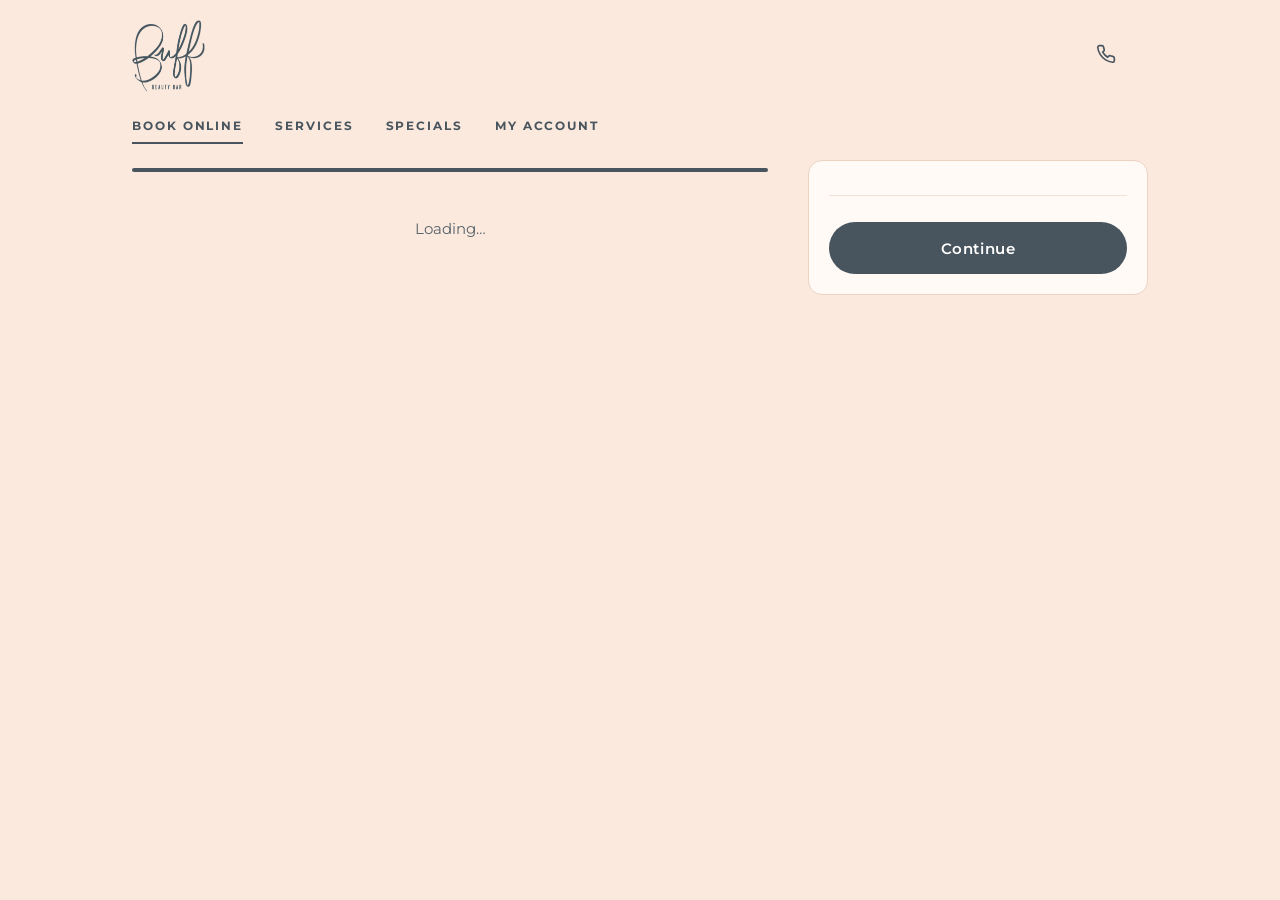
<file: index.html>
<!doctype html>
<html lang="en">
<head>
  <meta charset="utf-8">
  <meta name="viewport" content="width=device-width, initial-scale=1, viewport-fit=cover">
  <meta name="theme-color" content="#FBE9DD">
  <meta name="color-scheme" content="light">
  <title>Book an appointment · Buff Beauty Bar</title>
  <meta name="description" content="Book a blowout, wax, nails, makeup, spray tan or permanent jewelry at Buff Beauty Bar, New Orleans.">

  <!-- Link previews (iMessage, Facebook, etc.). Absolute URLs: update if the site moves. -->
  <meta property="og:type" content="website">
  <meta property="og:site_name" content="Buff Beauty Bar">
  <meta property="og:title" content="Book an appointment · Buff Beauty Bar">
  <meta property="og:description" content="Book a blowout, wax, nails, makeup, spray tan or permanent jewelry at Buff Beauty Bar, New Orleans.">
  <meta property="og:url" content="https://kevinkolb.github.io/buff/">
  <meta property="og:image" content="https://kevinkolb.github.io/buff/assets/og-image.png">
  <meta property="og:image:width" content="1200">
  <meta property="og:image:height" content="630">
  <meta property="og:image:alt" content="Buff Beauty Bar logo">
  <meta name="twitter:card" content="summary_large_image">

  <!-- Icons -->
  <link rel="icon" href="favicon.ico" sizes="48x48">
  <link rel="icon" href="assets/favicon-32.png" type="image/png" sizes="32x32">
  <link rel="apple-touch-icon" href="assets/apple-touch-icon.png">
  <link rel="manifest" href="site.webmanifest">
  <meta name="apple-mobile-web-app-title" content="Buff">
  <link rel="preconnect" href="https://fonts.googleapis.com">
  <link rel="preconnect" href="https://fonts.gstatic.com" crossorigin>
  <link href="https://fonts.googleapis.com/css2?family=Montserrat:wght@400;500;600;700&display=swap" rel="stylesheet">
  <link rel="stylesheet" href="css/styles.css?v=202610260645">
</head>
<body>
  <div class="app app-book">
    <header class="top">
      <button id="back" class="icon-btn left" aria-label="Back" hidden>
        <svg class="ico" viewBox="0 0 24 24" fill="none" stroke="currentColor" stroke-width="2.2" stroke-linecap="round" stroke-linejoin="round" aria-hidden="true"><path d="M15 18l-6-6 6-6"/></svg>
      </button>
      <a class="logo" href="index.html" aria-label="Home: book online">
        <img src="assets/buff-logo.png" alt="Buff Beauty Bar" width="581" height="576">
      </a>
      <a id="call" class="icon-btn right" href="tel:5045222833">
        <svg class="ico" viewBox="0 0 24 24" fill="none" stroke="currentColor" stroke-width="2" stroke-linecap="round" stroke-linejoin="round" aria-hidden="true"><path d="M22 16.9v3a2 2 0 0 1-2.2 2 19.8 19.8 0 0 1-8.6-3.1 19.5 19.5 0 0 1-6-6A19.8 19.8 0 0 1 2.1 4.2 2 2 0 0 1 4.1 2h3a2 2 0 0 1 2 1.7c.1.9.4 1.8.7 2.7a2 2 0 0 1-.5 2.1L8 9.8a16 16 0 0 0 6 6l1.3-1.3a2 2 0 0 1 2.1-.4c.9.3 1.8.6 2.7.7a2 2 0 0 1 1.7 2z"/></svg>
        <span class="call-num"></span>
      </a>
    </header>
    <nav class="site-nav" aria-label="Main"><a href="index.html" aria-current="page">Book online</a><a href="services.html">Services</a><a href="specials.html">Specials</a><a href="account.html">My account</a></nav>

    <div id="progress" class="progress">
      <div class="progress-row"><span id="step-label"></span><span id="step-count"></span></div>
      <div class="progress-track"><div id="bar-fill" class="progress-fill"></div></div>
    </div>

    <main id="main" class="main" aria-live="polite"></main>

    <footer id="footer" class="foot">
      <div id="foot-detail" class="foot-detail" aria-live="polite"></div>
      <div class="foot-info">
        <span id="foot-sub" class="muted sm"></span>
        <span id="foot-total" class="foot-total"></span>
      </div>
      <button id="next" class="btn-primary">Continue</button>
    </footer>
  </div>

  <script src="js/config.js?v=202610260645"></script>
  <script src="js/vendor/supabase-2.117.2.js?v=202610260645"></script>
  <script src="js/api.js?v=202610260645"></script>
  <script src="js/api-live.js?v=202610260645"></script>
  <script src="js/places.js?v=202610260645"></script>
  <script src="js/pricing.js?v=202610260645"></script>
  <script src="js/occasion.js?v=202610260645"></script>
  <script src="js/calendar.js?v=202610260645"></script>
  <script src="js/app.js?v=202610260645"></script>
</body>
</html>
</file>
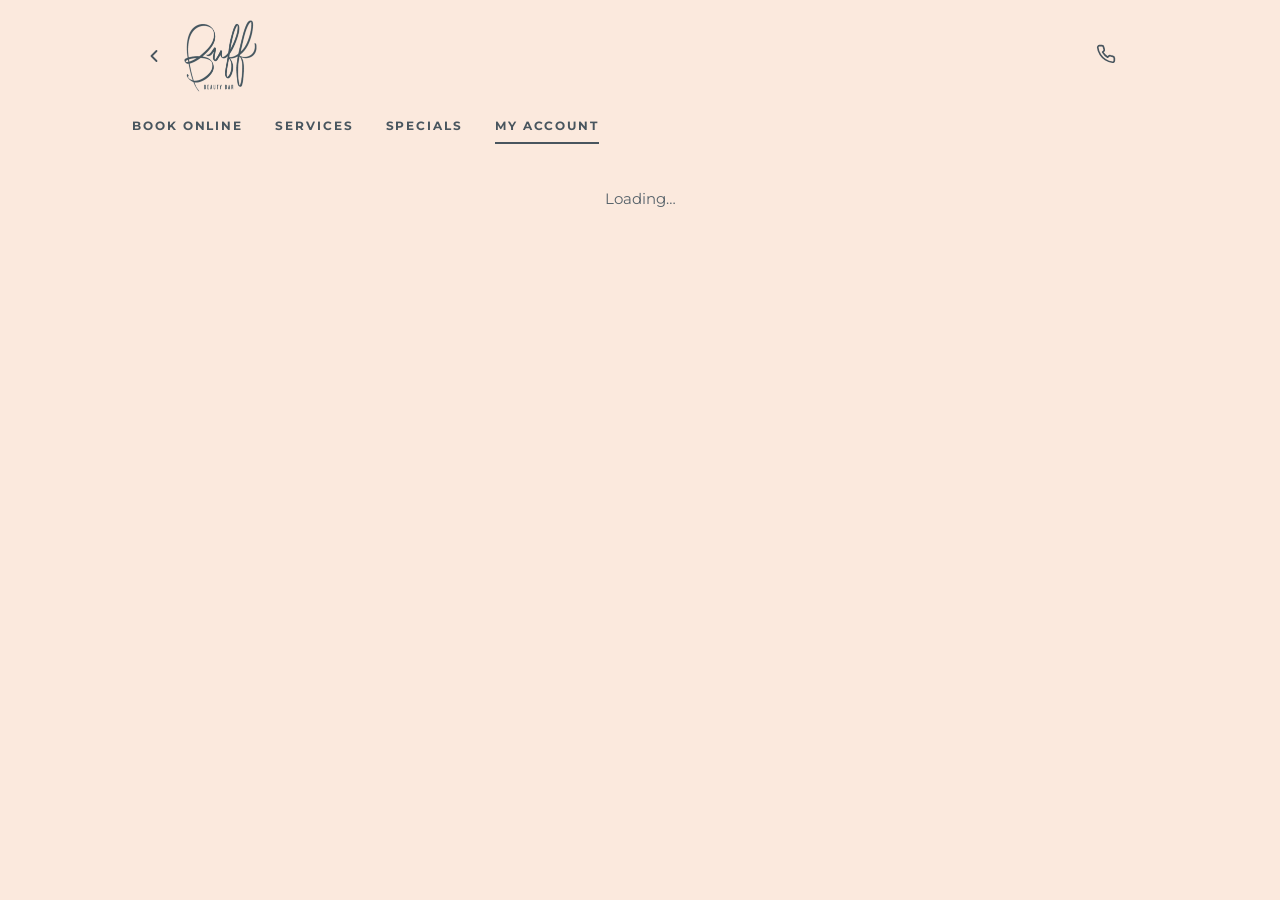
<file: account.html>
<!doctype html>
<html lang="en">
<head>
  <meta charset="utf-8">
  <meta name="viewport" content="width=device-width, initial-scale=1, viewport-fit=cover">
  <meta name="theme-color" content="#FBE9DD">
  <meta name="color-scheme" content="light">
  <title>My account · Buff Beauty Bar</title>
  <meta name="description" content="Sign in to see and manage your Buff Beauty Bar visits.">

  <!-- Link previews (iMessage, Facebook, etc.). Absolute URLs: update if the site moves. -->
  <meta property="og:type" content="website">
  <meta property="og:site_name" content="Buff Beauty Bar">
  <meta property="og:title" content="My account · Buff Beauty Bar">
  <meta property="og:description" content="Sign in to see and manage your Buff Beauty Bar visits.">
  <meta property="og:url" content="https://kevinkolb.github.io/buff/account.html">
  <meta property="og:image" content="https://kevinkolb.github.io/buff/assets/og-image.png">
  <meta property="og:image:width" content="1200">
  <meta property="og:image:height" content="630">
  <meta property="og:image:alt" content="Buff Beauty Bar logo">
  <meta name="twitter:card" content="summary_large_image">

  <!-- Icons -->
  <link rel="icon" href="favicon.ico" sizes="48x48">
  <link rel="icon" href="assets/favicon-32.png" type="image/png" sizes="32x32">
  <link rel="apple-touch-icon" href="assets/apple-touch-icon.png">
  <link rel="manifest" href="site.webmanifest">
  <meta name="apple-mobile-web-app-title" content="Buff">
  <link rel="preconnect" href="https://fonts.googleapis.com">
  <link rel="preconnect" href="https://fonts.gstatic.com" crossorigin>
  <link href="https://fonts.googleapis.com/css2?family=Montserrat:wght@400;500;600;700&display=swap" rel="stylesheet">
  <link rel="stylesheet" href="css/styles.css?v=202610260645">
</head>
<body>
  <div class="app">
    <header class="top">
      <a class="icon-btn left" href="index.html" aria-label="Back to booking">
        <svg class="ico" viewBox="0 0 24 24" fill="none" stroke="currentColor" stroke-width="2.2" stroke-linecap="round" stroke-linejoin="round" aria-hidden="true"><path d="M15 18l-6-6 6-6"/></svg>
      </a>
      <a class="logo" href="index.html" aria-label="Home: book online">
        <img src="assets/buff-logo.png" alt="Buff Beauty Bar" width="581" height="576">
      </a>
      <a id="call" class="icon-btn right" href="tel:5045222833">
        <svg class="ico" viewBox="0 0 24 24" fill="none" stroke="currentColor" stroke-width="2" stroke-linecap="round" stroke-linejoin="round" aria-hidden="true"><path d="M22 16.9v3a2 2 0 0 1-2.2 2 19.8 19.8 0 0 1-8.6-3.1 19.5 19.5 0 0 1-6-6A19.8 19.8 0 0 1 2.1 4.2 2 2 0 0 1 4.1 2h3a2 2 0 0 1 2 1.7c.1.9.4 1.8.7 2.7a2 2 0 0 1-.5 2.1L8 9.8a16 16 0 0 0 6 6l1.3-1.3a2 2 0 0 1 2.1-.4c.9.3 1.8.6 2.7.7a2 2 0 0 1 1.7 2z"/></svg>
        <span class="call-num"></span>
      </a>
    </header>
    <nav class="site-nav" aria-label="Main"><a href="index.html">Book online</a><a href="services.html">Services</a><a href="specials.html">Specials</a><a href="account.html" aria-current="page">My account</a></nav>

    <main id="main" class="main" aria-live="polite"></main>
  </div>

  <script src="js/config.js?v=202610260645"></script>
  <script src="js/vendor/supabase-2.117.2.js?v=202610260645"></script>
  <script src="js/api.js?v=202610260645"></script>
  <script src="js/api-live.js?v=202610260645"></script>
  <script src="js/places.js?v=202610260645"></script>
  <script src="js/calendar.js?v=202610260645"></script>
  <script src="js/account.js?v=202610260645"></script>
</body>
</html>
</file>
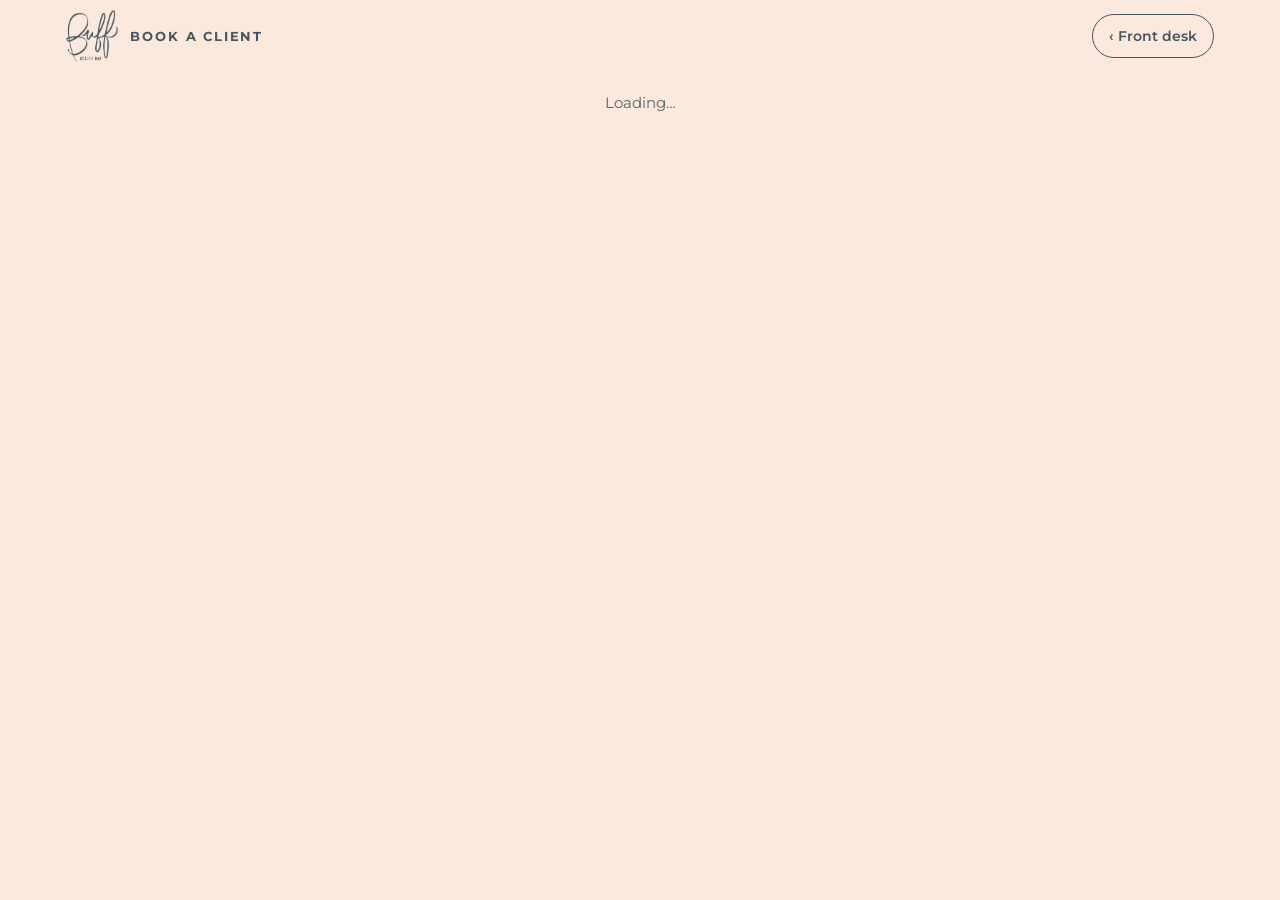
<file: book.html>
<!doctype html>
<html lang="en">
<head>
  <meta charset="utf-8">
  <meta name="viewport" content="width=device-width, initial-scale=1, viewport-fit=cover">
  <meta name="theme-color" content="#FBE9DD">
  <meta name="color-scheme" content="light">
  <title>Book a client · Buff Beauty Bar</title>
  <meta name="description" content="Staff booking for Buff Beauty Bar.">

  <!-- Link previews (iMessage, Facebook, etc.). Absolute URLs: update if the site moves. -->
  <meta property="og:type" content="website">
  <meta property="og:site_name" content="Buff Beauty Bar">
  <meta property="og:title" content="Book a client · Buff Beauty Bar">
  <meta property="og:description" content="Staff booking for Buff Beauty Bar.">
  <meta property="og:url" content="https://kevinkolb.github.io/buff/book.html">
  <meta property="og:image" content="https://kevinkolb.github.io/buff/assets/og-image-desk.png">
  <meta property="og:image:width" content="1200">
  <meta property="og:image:height" content="630">
  <meta property="og:image:alt" content="Buff Beauty Bar logo, front desk">
  <meta name="twitter:card" content="summary_large_image">

  <!-- Icons -->
  <link rel="icon" href="assets/favicon-desk.ico" sizes="48x48">
  <link rel="icon" href="assets/favicon-desk-32.png" type="image/png" sizes="32x32">
  <link rel="apple-touch-icon" href="assets/apple-touch-icon-desk.png">
  <link rel="manifest" href="staff.webmanifest">
  <meta name="apple-mobile-web-app-title" content="Buff Desk">
  <meta name="robots" content="noindex">
  <link rel="preconnect" href="https://fonts.googleapis.com">
  <link rel="preconnect" href="https://fonts.gstatic.com" crossorigin>
  <link href="https://fonts.googleapis.com/css2?family=Montserrat:wght@400;500;600;700&display=swap" rel="stylesheet">
  <link rel="stylesheet" href="css/styles.css?v=202610260645">
  <link rel="stylesheet" href="css/staff.css?v=202610260645">
</head>
<body class="staff-body">
  <div class="staff">
    <header class="s-top">
      <a class="s-logo" href="staff.html" aria-label="Front desk home"><img src="assets/buff-logo.png" alt="Buff Beauty Bar" width="581" height="576"></a>
      <div class="s-title">Book a client</div>
      <a id="to-desk" class="btn-outline sm as-link" href="staff.html">‹ Front desk</a>
    </header>
    <main id="b-main" class="s-main" aria-live="polite"></main>
  </div>

  <script src="js/config.js?v=202610260645"></script>
  <script src="js/vendor/supabase-2.117.2.js?v=202610260645"></script>
  <script src="js/api.js?v=202610260645"></script>
  <script src="js/api-live.js?v=202610260645"></script>
  <script src="js/places.js?v=202610260645"></script>
  <script src="js/pricing.js?v=202610260645"></script>
  <script src="js/occasion.js?v=202610260645"></script>
  <script src="js/book.js?v=202610260645"></script>
</body>
</html>
</file>
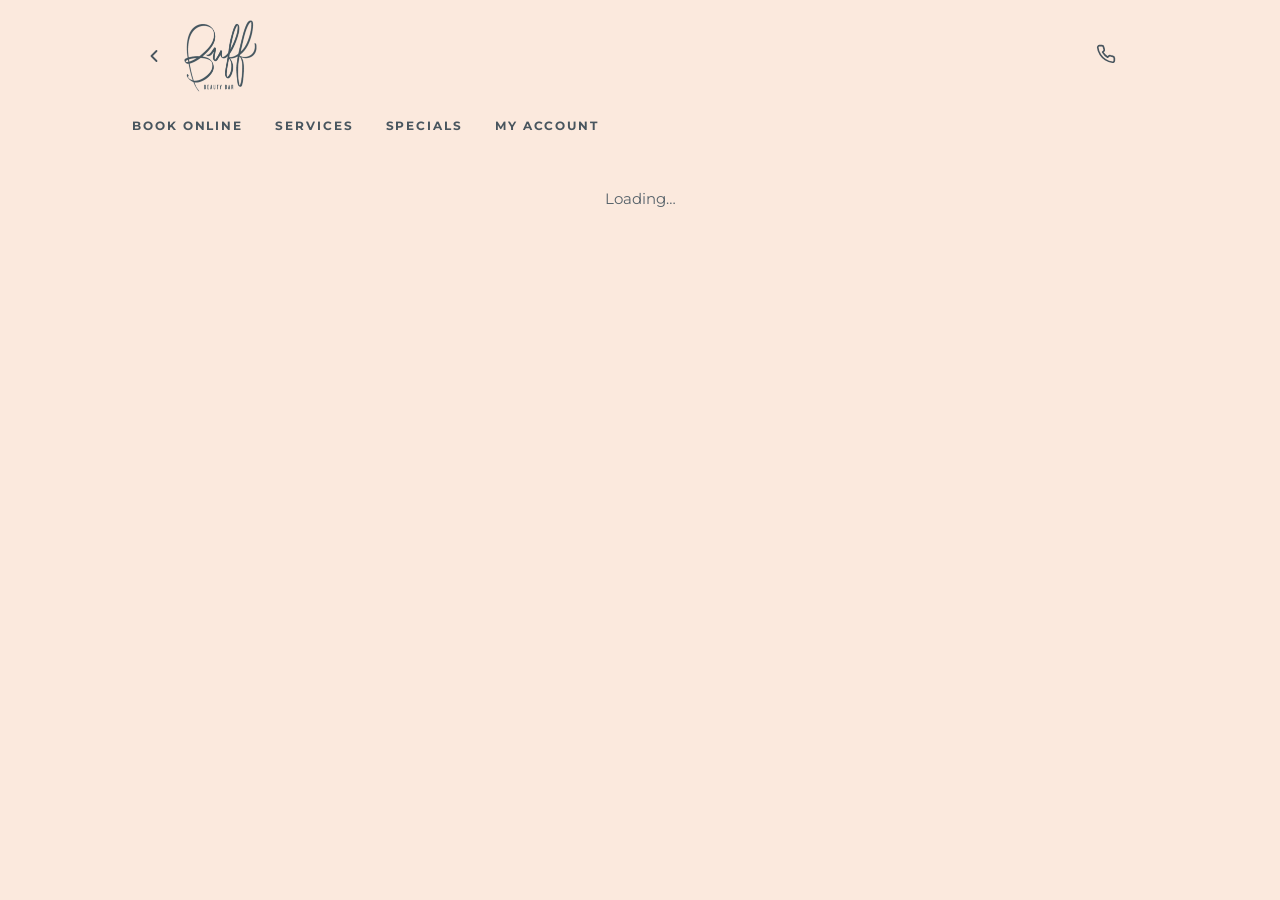
<file: giftcard.html>
<!doctype html>
<html lang="en">
<head>
  <meta charset="utf-8">
  <meta name="viewport" content="width=device-width, initial-scale=1, viewport-fit=cover">
  <meta name="theme-color" content="#FBE9DD">
  <meta name="color-scheme" content="light">
  <meta name="robots" content="noindex">
  <title>Gift card · Buff Beauty Bar</title>
  <meta name="description" content="A gift card to Buff Beauty Bar, New Orleans.">

  <!-- Link previews (iMessage, Facebook, etc.). Absolute URLs: update if the site moves. -->
  <meta property="og:type" content="website">
  <meta property="og:site_name" content="Buff Beauty Bar">
  <meta property="og:title" content="A gift card to Buff Beauty Bar">
  <meta property="og:description" content="A gift card to Buff Beauty Bar, New Orleans.">
  <meta property="og:url" content="https://kevinkolb.github.io/buff/giftcard.html">
  <meta property="og:image" content="https://kevinkolb.github.io/buff/assets/og-image.png">
  <meta property="og:image:width" content="1200">
  <meta property="og:image:height" content="630">
  <meta property="og:image:alt" content="Buff Beauty Bar logo">
  <meta name="twitter:card" content="summary_large_image">

  <!-- Icons -->
  <link rel="icon" href="favicon.ico" sizes="48x48">
  <link rel="icon" href="assets/favicon-32.png" type="image/png" sizes="32x32">
  <link rel="apple-touch-icon" href="assets/apple-touch-icon.png">
  <link rel="manifest" href="site.webmanifest">
  <meta name="apple-mobile-web-app-title" content="Buff">
  <link rel="preconnect" href="https://fonts.googleapis.com">
  <link rel="preconnect" href="https://fonts.gstatic.com" crossorigin>
  <link href="https://fonts.googleapis.com/css2?family=Montserrat:wght@400;500;600;700&display=swap" rel="stylesheet">
  <link rel="stylesheet" href="css/styles.css?v=202610260645">
</head>
<body>
  <div class="app">
    <header class="top">
      <a class="icon-btn left" href="index.html" aria-label="Back to booking">
        <svg class="ico" viewBox="0 0 24 24" fill="none" stroke="currentColor" stroke-width="2.2" stroke-linecap="round" stroke-linejoin="round" aria-hidden="true"><path d="M15 18l-6-6 6-6"/></svg>
      </a>
      <a class="logo" href="index.html" aria-label="Home: book online">
        <img src="assets/buff-logo.png" alt="Buff Beauty Bar" width="581" height="576">
      </a>
      <a id="call" class="icon-btn right" href="tel:5045222833">
        <svg class="ico" viewBox="0 0 24 24" fill="none" stroke="currentColor" stroke-width="2" stroke-linecap="round" stroke-linejoin="round" aria-hidden="true"><path d="M22 16.9v3a2 2 0 0 1-2.2 2 19.8 19.8 0 0 1-8.6-3.1 19.5 19.5 0 0 1-6-6A19.8 19.8 0 0 1 2.1 4.2 2 2 0 0 1 4.1 2h3a2 2 0 0 1 2 1.7c.1.9.4 1.8.7 2.7a2 2 0 0 1-.5 2.1L8 9.8a16 16 0 0 0 6 6l1.3-1.3a2 2 0 0 1 2.1-.4c.9.3 1.8.6 2.7.7a2 2 0 0 1 1.7 2z"/></svg>
        <span class="call-num"></span>
      </a>
    </header>
    <nav class="site-nav" aria-label="Main"><a href="index.html">Book online</a><a href="services.html">Services</a><a href="specials.html">Specials</a><a href="account.html">My account</a></nav>

    <main id="main" class="main" aria-live="polite"></main>
  </div>

  <script src="js/config.js?v=202610260645"></script>
  <script src="js/vendor/supabase-2.117.2.js?v=202610260645"></script>
  <script src="js/api.js?v=202610260645"></script>
  <script src="js/api-live.js?v=202610260645"></script>
  <script src="js/giftcard.js?v=202610260645"></script>
</body>
</html>
</file>
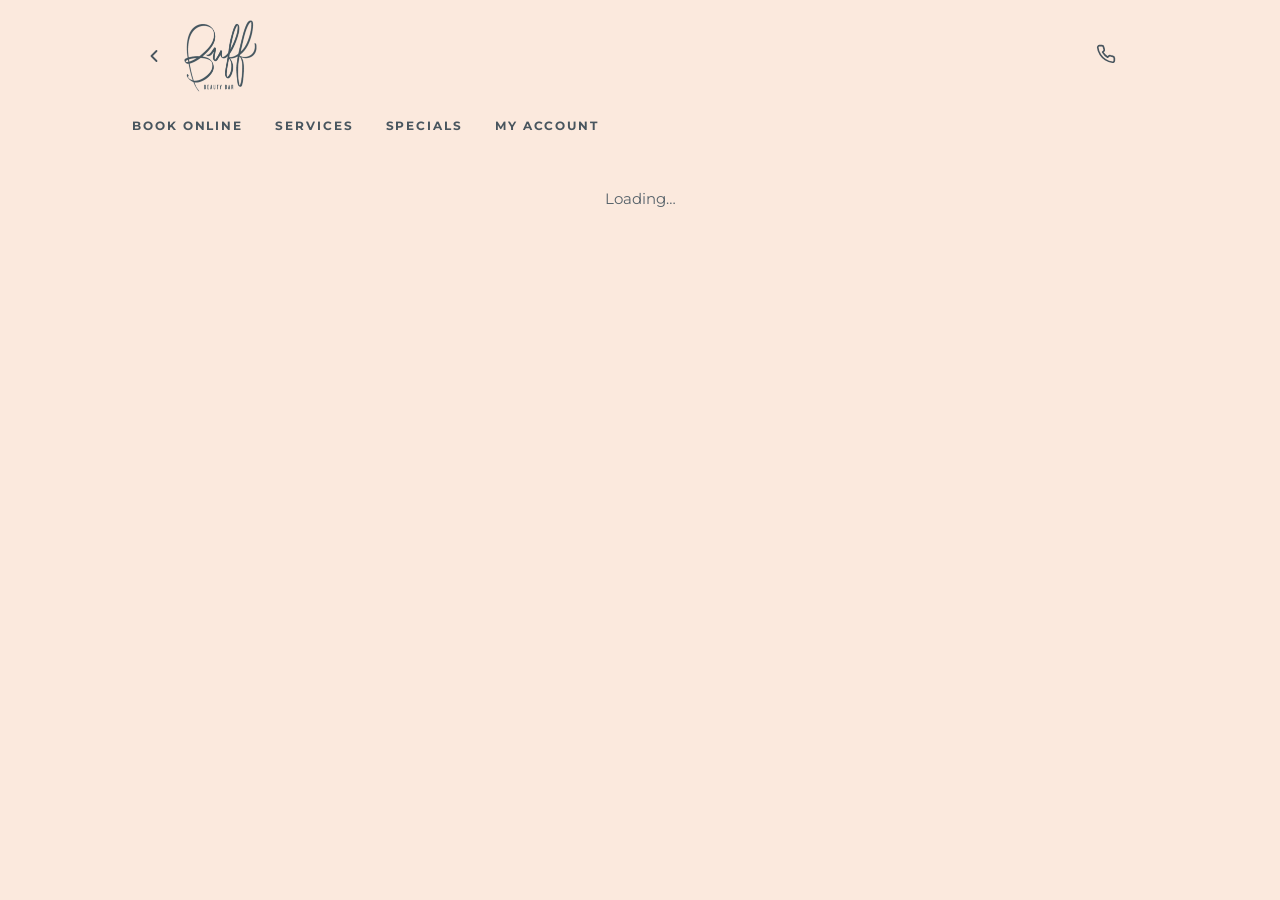
<file: manage.html>
<!doctype html>
<html lang="en">
<head>
  <meta charset="utf-8">
  <meta name="viewport" content="width=device-width, initial-scale=1, viewport-fit=cover">
  <meta name="theme-color" content="#FBE9DD">
  <meta name="color-scheme" content="light">
  <title>Manage your booking · Buff Beauty Bar</title>
  <meta name="description" content="Look up or cancel your Buff Beauty Bar appointment.">

  <!-- Link previews (iMessage, Facebook, etc.). Absolute URLs: update if the site moves. -->
  <meta property="og:type" content="website">
  <meta property="og:site_name" content="Buff Beauty Bar">
  <meta property="og:title" content="Manage your booking · Buff Beauty Bar">
  <meta property="og:description" content="Look up or cancel your Buff Beauty Bar appointment.">
  <meta property="og:url" content="https://kevinkolb.github.io/buff/manage.html">
  <meta property="og:image" content="https://kevinkolb.github.io/buff/assets/og-image.png">
  <meta property="og:image:width" content="1200">
  <meta property="og:image:height" content="630">
  <meta property="og:image:alt" content="Buff Beauty Bar logo">
  <meta name="twitter:card" content="summary_large_image">

  <!-- Icons -->
  <link rel="icon" href="favicon.ico" sizes="48x48">
  <link rel="icon" href="assets/favicon-32.png" type="image/png" sizes="32x32">
  <link rel="apple-touch-icon" href="assets/apple-touch-icon.png">
  <link rel="manifest" href="site.webmanifest">
  <meta name="apple-mobile-web-app-title" content="Buff">
  <link rel="preconnect" href="https://fonts.googleapis.com">
  <link rel="preconnect" href="https://fonts.gstatic.com" crossorigin>
  <link href="https://fonts.googleapis.com/css2?family=Montserrat:wght@400;500;600;700&display=swap" rel="stylesheet">
  <link rel="stylesheet" href="css/styles.css?v=202610260645">
</head>
<body>
  <div class="app">
    <header class="top">
      <a class="icon-btn left" href="index.html" aria-label="Back to booking">
        <svg class="ico" viewBox="0 0 24 24" fill="none" stroke="currentColor" stroke-width="2.2" stroke-linecap="round" stroke-linejoin="round" aria-hidden="true"><path d="M15 18l-6-6 6-6"/></svg>
      </a>
      <a class="logo" href="index.html" aria-label="Home: book online">
        <img src="assets/buff-logo.png" alt="Buff Beauty Bar" width="581" height="576">
      </a>
      <a id="call" class="icon-btn right" href="tel:5045222833">
        <svg class="ico" viewBox="0 0 24 24" fill="none" stroke="currentColor" stroke-width="2" stroke-linecap="round" stroke-linejoin="round" aria-hidden="true"><path d="M22 16.9v3a2 2 0 0 1-2.2 2 19.8 19.8 0 0 1-8.6-3.1 19.5 19.5 0 0 1-6-6A19.8 19.8 0 0 1 2.1 4.2 2 2 0 0 1 4.1 2h3a2 2 0 0 1 2 1.7c.1.9.4 1.8.7 2.7a2 2 0 0 1-.5 2.1L8 9.8a16 16 0 0 0 6 6l1.3-1.3a2 2 0 0 1 2.1-.4c.9.3 1.8.6 2.7.7a2 2 0 0 1 1.7 2z"/></svg>
        <span class="call-num"></span>
      </a>
    </header>
    <nav class="site-nav" aria-label="Main"><a href="index.html">Book online</a><a href="services.html">Services</a><a href="specials.html">Specials</a><a href="account.html">My account</a></nav>

    <main id="main" class="main" aria-live="polite"></main>
  </div>

  <script src="js/config.js?v=202610260645"></script>
  <script src="js/vendor/supabase-2.117.2.js?v=202610260645"></script>
  <script src="js/api.js?v=202610260645"></script>
  <script src="js/api-live.js?v=202610260645"></script>
  <script src="js/places.js?v=202610260645"></script>
  <script src="js/manage.js?v=202610260645"></script>
</body>
</html>
</file>
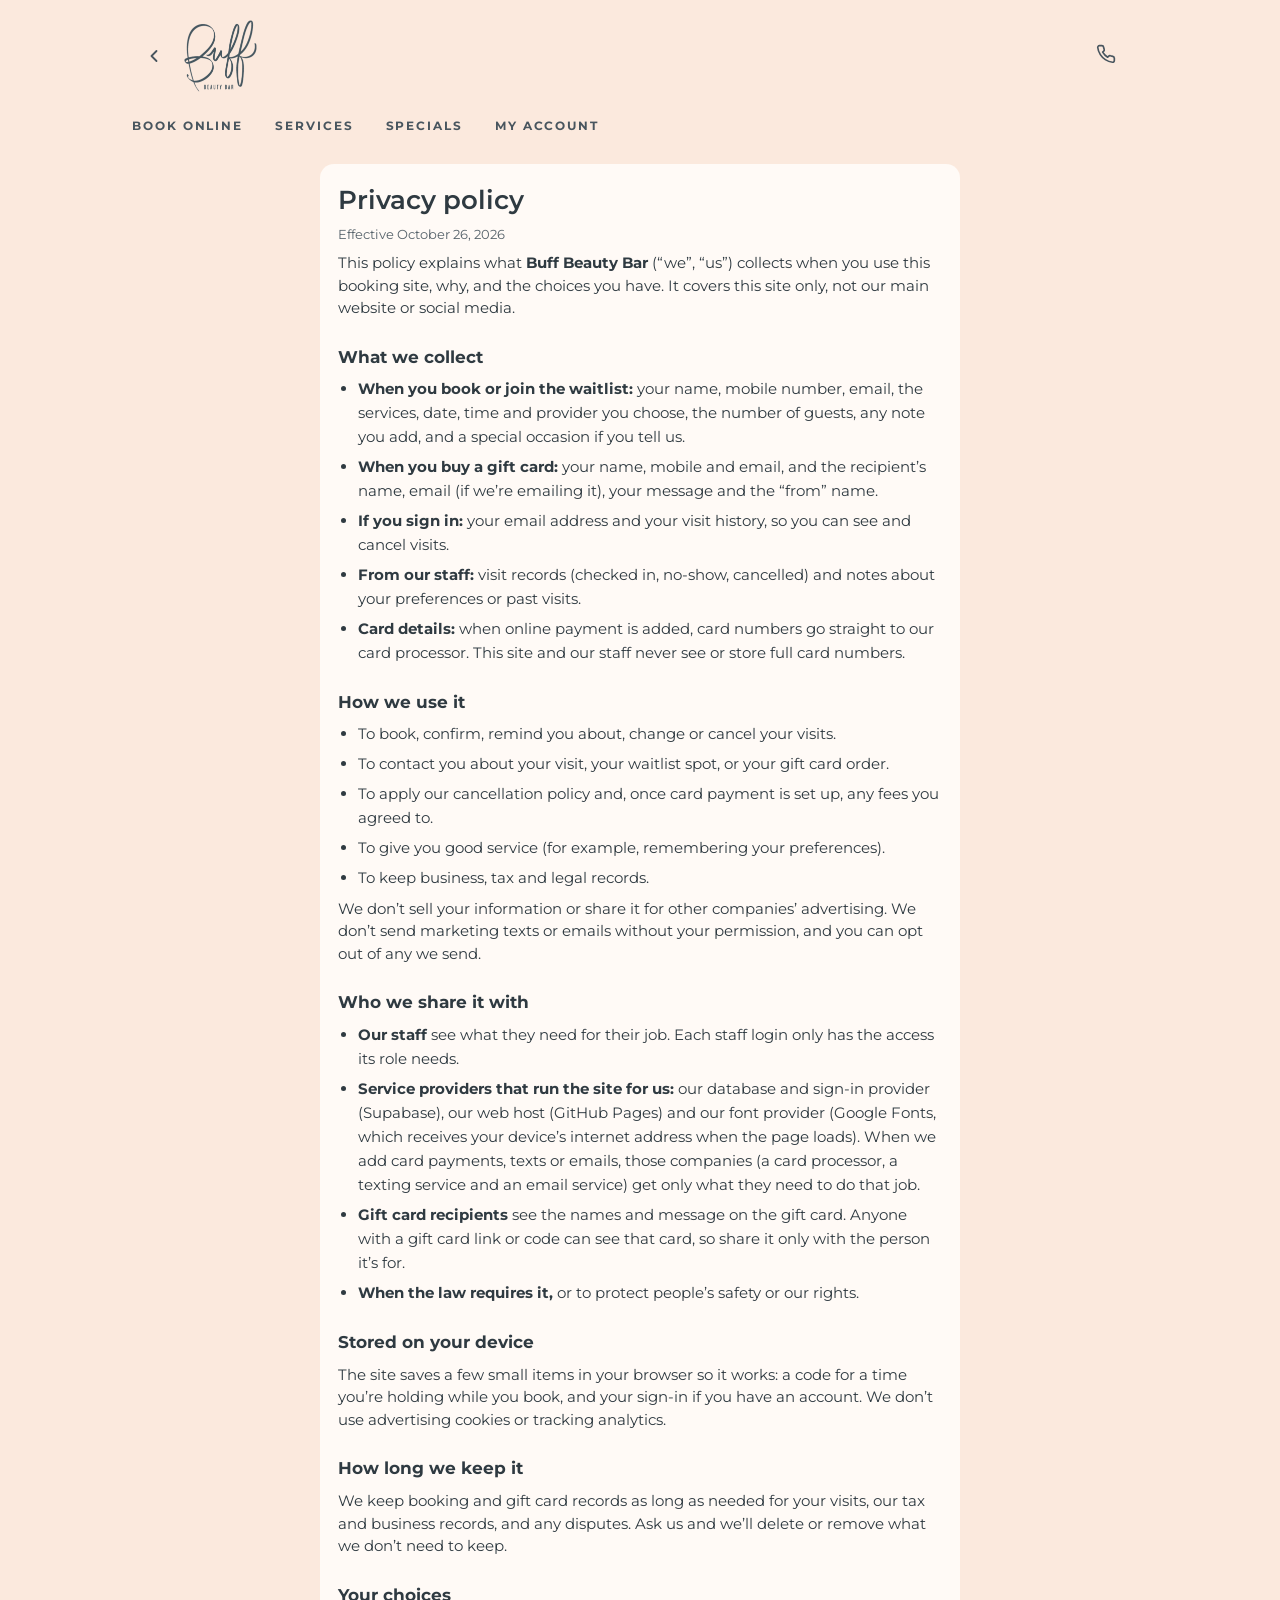
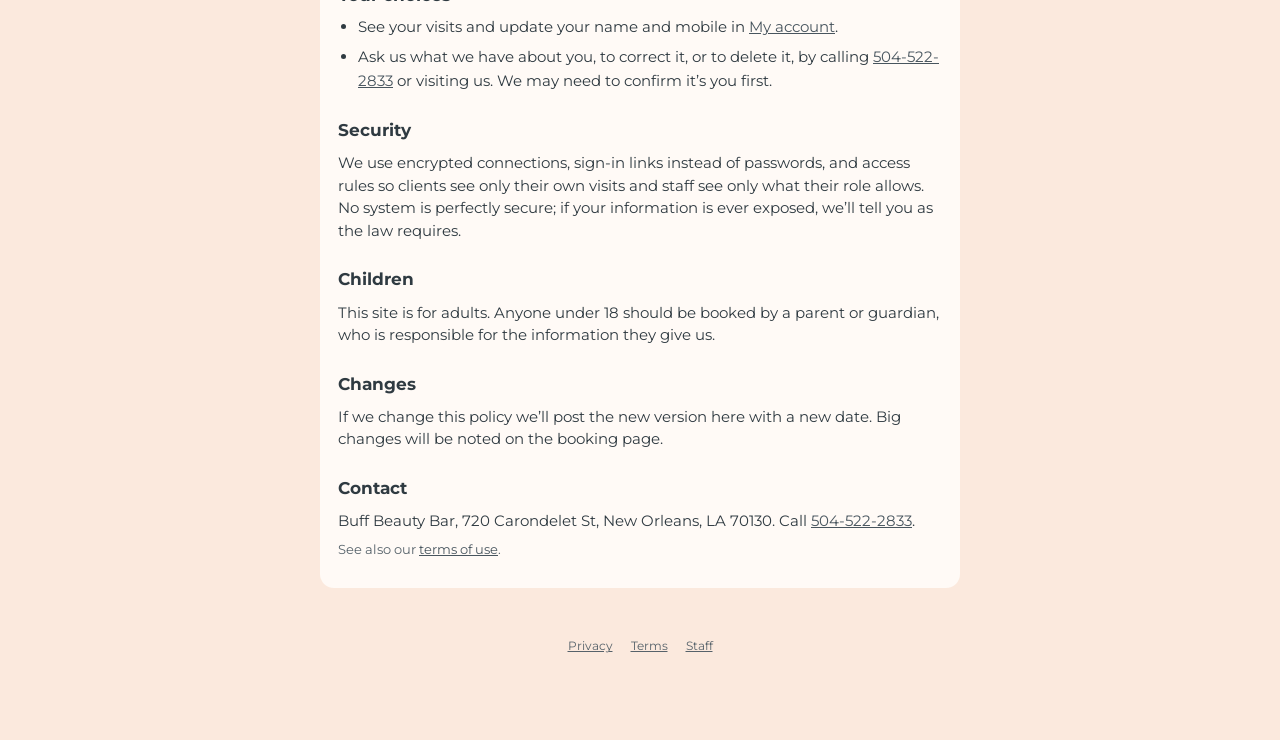
<file: privacy.html>
<!doctype html>
<html lang="en">
<head>
  <meta charset="utf-8">
  <meta name="viewport" content="width=device-width, initial-scale=1, viewport-fit=cover">
  <meta name="theme-color" content="#FBE9DD">
  <meta name="color-scheme" content="light">
  <title>Privacy policy · Buff Beauty Bar</title>
  <meta name="description" content="How Buff Beauty Bar handles your information when you book online.">

  <!-- Link previews (iMessage, Facebook, etc.). Absolute URLs: update if the site moves. -->
  <meta property="og:type" content="website">
  <meta property="og:site_name" content="Buff Beauty Bar">
  <meta property="og:title" content="Privacy policy · Buff Beauty Bar">
  <meta property="og:description" content="How Buff Beauty Bar handles your information when you book online.">
  <meta property="og:url" content="https://kevinkolb.github.io/buff/privacy.html">
  <meta property="og:image" content="https://kevinkolb.github.io/buff/assets/og-image.png">
  <meta property="og:image:width" content="1200">
  <meta property="og:image:height" content="630">
  <meta property="og:image:alt" content="Buff Beauty Bar logo">
  <meta name="twitter:card" content="summary_large_image">

  <!-- Icons -->
  <link rel="icon" href="favicon.ico" sizes="48x48">
  <link rel="icon" href="assets/favicon-32.png" type="image/png" sizes="32x32">
  <link rel="apple-touch-icon" href="assets/apple-touch-icon.png">
  <link rel="manifest" href="site.webmanifest">
  <meta name="apple-mobile-web-app-title" content="Buff">
  <link rel="preconnect" href="https://fonts.googleapis.com">
  <link rel="preconnect" href="https://fonts.gstatic.com" crossorigin>
  <link href="https://fonts.googleapis.com/css2?family=Montserrat:wght@400;500;600;700&display=swap" rel="stylesheet">
  <link rel="stylesheet" href="css/styles.css?v=202610260645">
</head>
<body>
  <div class="app">
    <header class="top">
      <a class="icon-btn left" href="index.html" aria-label="Back to booking">
        <svg class="ico" viewBox="0 0 24 24" fill="none" stroke="currentColor" stroke-width="2.2" stroke-linecap="round" stroke-linejoin="round" aria-hidden="true"><path d="M15 18l-6-6 6-6"/></svg>
      </a>
      <a class="logo" href="index.html" aria-label="Home: book online">
        <img src="assets/buff-logo.png" alt="Buff Beauty Bar" width="581" height="576">
      </a>
      <a id="call" class="icon-btn right" href="tel:5045222833">
        <svg class="ico" viewBox="0 0 24 24" fill="none" stroke="currentColor" stroke-width="2" stroke-linecap="round" stroke-linejoin="round" aria-hidden="true"><path d="M22 16.9v3a2 2 0 0 1-2.2 2 19.8 19.8 0 0 1-8.6-3.1 19.5 19.5 0 0 1-6-6A19.8 19.8 0 0 1 2.1 4.2 2 2 0 0 1 4.1 2h3a2 2 0 0 1 2 1.7c.1.9.4 1.8.7 2.7a2 2 0 0 1-.5 2.1L8 9.8a16 16 0 0 0 6 6l1.3-1.3a2 2 0 0 1 2.1-.4c.9.3 1.8.6 2.7.7a2 2 0 0 1 1.7 2z"/></svg>
        <span class="call-num"></span>
      </a>
    </header>
    <nav class="site-nav" aria-label="Main"><a href="index.html">Book online</a><a href="services.html">Services</a><a href="specials.html">Specials</a><a href="account.html">My account</a></nav>

    <main id="main" class="main">
<article class="doc">
<h1 class="h1">Privacy policy</h1>
<p class="muted sm">Effective October 26, 2026</p>

<p>This policy explains what <b data-biz="name">Buff Beauty Bar</b> (“we”, “us”) collects when you use this booking site, why, and the choices you have. It covers this site only, not our main website or social media.</p>

<h2>What we collect</h2>
<ul>
  <li><b>When you book or join the waitlist:</b> your name, mobile number, email, the services, date, time and provider you choose, the number of guests, any note you add, and a special occasion if you tell us.</li>
  <li><b>When you buy a gift card:</b> your name, mobile and email, and the recipient’s name, email (if we’re emailing it), your message and the “from” name.</li>
  <li><b>If you sign in:</b> your email address and your visit history, so you can see and cancel visits.</li>
  <li><b>From our staff:</b> visit records (checked in, no-show, cancelled) and notes about your preferences or past visits.</li>
  <li><b>Card details:</b> when online payment is added, card numbers go straight to our card processor. This site and our staff never see or store full card numbers.</li>
</ul>

<h2>How we use it</h2>
<ul>
  <li>To book, confirm, remind you about, change or cancel your visits.</li>
  <li>To contact you about your visit, your waitlist spot, or your gift card order.</li>
  <li>To apply our cancellation policy and, once card payment is set up, any fees you agreed to.</li>
  <li>To give you good service (for example, remembering your preferences).</li>
  <li>To keep business, tax and legal records.</li>
</ul>
<p>We don’t sell your information or share it for other companies’ advertising. We don’t send marketing texts or emails without your permission, and you can opt out of any we send.</p>

<h2>Who we share it with</h2>
<ul>
  <li><b>Our staff</b> see what they need for their job. Each staff login only has the access its role needs.</li>
  <li><b>Service providers that run the site for us:</b> our database and sign-in provider (Supabase), our web host (GitHub Pages) and our font provider (Google Fonts, which receives your device’s internet address when the page loads). When we add card payments, texts or emails, those companies (a card processor, a texting service and an email service) get only what they need to do that job.</li>
  <li><b>Gift card recipients</b> see the names and message on the gift card. Anyone with a gift card link or code can see that card, so share it only with the person it’s for.</li>
  <li><b>When the law requires it,</b> or to protect people’s safety or our rights.</li>
</ul>

<h2>Stored on your device</h2>
<p>The site saves a few small items in your browser so it works: a code for a time you’re holding while you book, and your sign-in if you have an account. We don’t use advertising cookies or tracking analytics.</p>

<h2>How long we keep it</h2>
<p>We keep booking and gift card records as long as needed for your visits, our tax and business records, and any disputes. Ask us and we’ll delete or remove what we don’t need to keep.</p>

<h2>Your choices</h2>
<ul>
  <li>See your visits and update your name and mobile in <a href="account.html">My account</a>.</li>
  <li>Ask us what we have about you, to correct it, or to delete it, by calling <a data-biz="phone-link" href="tel:5045222833"><span data-biz="phone">504-522-2833</span></a> or visiting us. We may need to confirm it’s you first.</li>
</ul>

<h2>Security</h2>
<p>We use encrypted connections, sign-in links instead of passwords, and access rules so clients see only their own visits and staff see only what their role allows. No system is perfectly secure; if your information is ever exposed, we’ll tell you as the law requires.</p>

<h2>Children</h2>
<p>This site is for adults. Anyone under 18 should be booked by a parent or guardian, who is responsible for the information they give us.</p>

<h2>Changes</h2>
<p>If we change this policy we’ll post the new version here with a new date. Big changes will be noted on the booking page.</p>

<h2>Contact</h2>
<p><span data-biz="name">Buff Beauty Bar</span>, <span data-biz="address">720 Carondelet St, New Orleans, LA 70130</span>. Call <a data-biz="phone-link" href="tel:5045222833"><span data-biz="phone">504-522-2833</span></a>.</p>
<p class="muted sm">See also our <a href="terms.html">terms of use</a>.</p>
</article>
<nav class="staff-link foot-links" aria-label="More"><a href="privacy.html">Privacy</a><a href="terms.html">Terms</a><a href="staff.html">Staff</a></nav>
    </main>
  </div>

  <script src="js/config.js?v=202610260645"></script>
  <script src="js/vendor/supabase-2.117.2.js?v=202610260645"></script>
  <script src="js/api.js?v=202610260645"></script>
  <script src="js/api-live.js?v=202610260645"></script>
  <script src="js/doc.js?v=202610260645"></script>
</body>
</html>
</file>
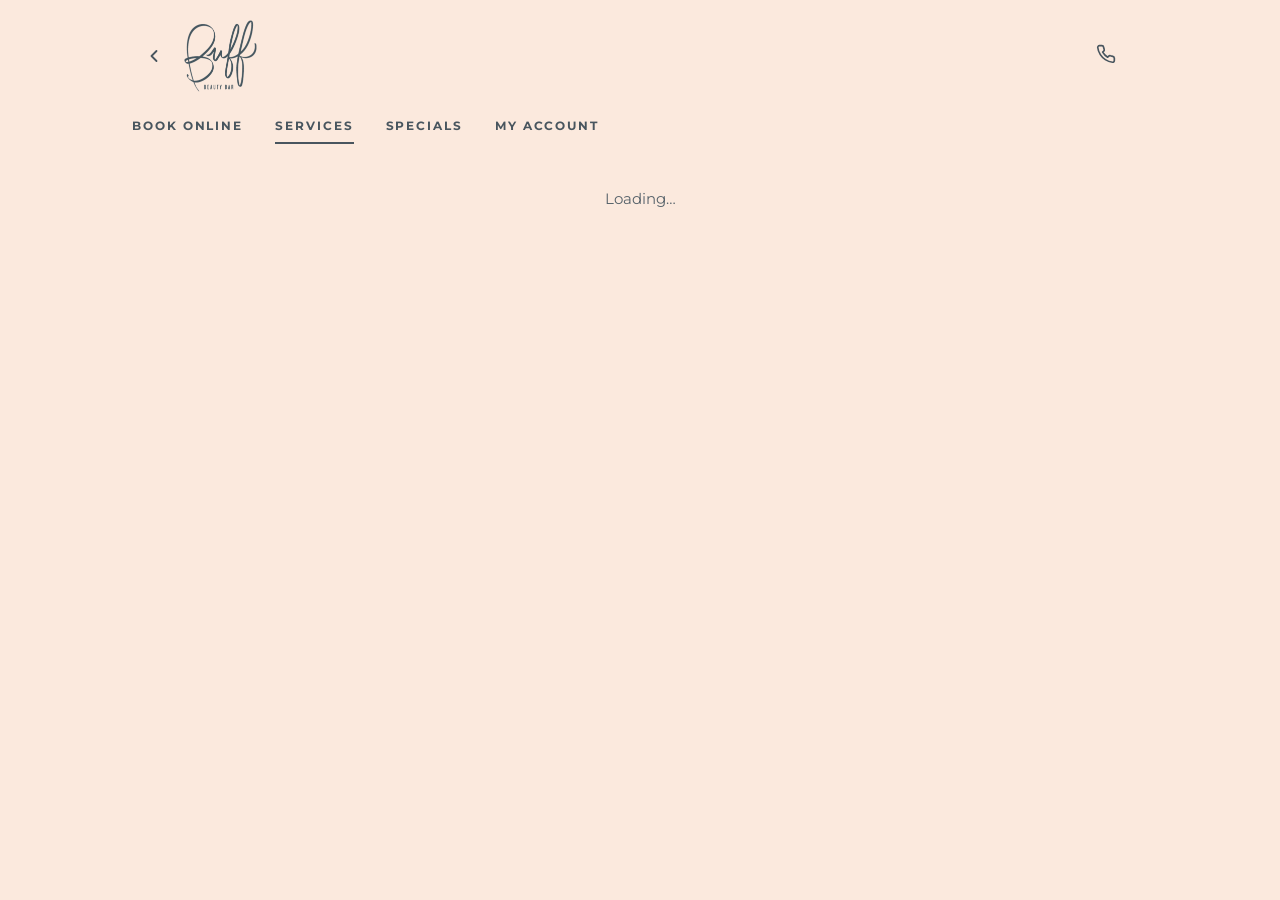
<file: services.html>
<!doctype html>
<html lang="en">
<head>
  <meta charset="utf-8">
  <meta name="viewport" content="width=device-width, initial-scale=1, viewport-fit=cover">
  <meta name="theme-color" content="#FBE9DD">
  <meta name="color-scheme" content="light">
  <title>Services and prices · Buff Beauty Bar</title>
  <meta name="description" content="Services and prices at Buff Beauty Bar, New Orleans: blowouts, waxing, nails, makeup, spray tans and permanent jewelry.">

  <!-- Link previews (iMessage, Facebook, etc.). Absolute URLs: update if the site moves. -->
  <meta property="og:type" content="website">
  <meta property="og:site_name" content="Buff Beauty Bar">
  <meta property="og:title" content="Services and prices · Buff Beauty Bar">
  <meta property="og:description" content="Services and prices at Buff Beauty Bar, New Orleans: blowouts, waxing, nails, makeup, spray tans and permanent jewelry.">
  <meta property="og:url" content="https://kevinkolb.github.io/buff/services.html">
  <meta property="og:image" content="https://kevinkolb.github.io/buff/assets/og-image.png">
  <meta property="og:image:width" content="1200">
  <meta property="og:image:height" content="630">
  <meta property="og:image:alt" content="Buff Beauty Bar logo">
  <meta name="twitter:card" content="summary_large_image">

  <!-- Icons -->
  <link rel="icon" href="favicon.ico" sizes="48x48">
  <link rel="icon" href="assets/favicon-32.png" type="image/png" sizes="32x32">
  <link rel="apple-touch-icon" href="assets/apple-touch-icon.png">
  <link rel="manifest" href="site.webmanifest">
  <meta name="apple-mobile-web-app-title" content="Buff">
  <link rel="preconnect" href="https://fonts.googleapis.com">
  <link rel="preconnect" href="https://fonts.gstatic.com" crossorigin>
  <link href="https://fonts.googleapis.com/css2?family=Montserrat:wght@400;500;600;700&display=swap" rel="stylesheet">
  <link rel="stylesheet" href="css/styles.css?v=202610260645">
</head>
<body>
  <div class="app">
    <header class="top">
      <a class="icon-btn left" href="index.html" aria-label="Back to booking">
        <svg class="ico" viewBox="0 0 24 24" fill="none" stroke="currentColor" stroke-width="2.2" stroke-linecap="round" stroke-linejoin="round" aria-hidden="true"><path d="M15 18l-6-6 6-6"/></svg>
      </a>
      <a class="logo" href="index.html" aria-label="Home: book online">
        <img src="assets/buff-logo.png" alt="Buff Beauty Bar" width="581" height="576">
      </a>
      <a id="call" class="icon-btn right" href="tel:5045222833">
        <svg class="ico" viewBox="0 0 24 24" fill="none" stroke="currentColor" stroke-width="2" stroke-linecap="round" stroke-linejoin="round" aria-hidden="true"><path d="M22 16.9v3a2 2 0 0 1-2.2 2 19.8 19.8 0 0 1-8.6-3.1 19.5 19.5 0 0 1-6-6A19.8 19.8 0 0 1 2.1 4.2 2 2 0 0 1 4.1 2h3a2 2 0 0 1 2 1.7c.1.9.4 1.8.7 2.7a2 2 0 0 1-.5 2.1L8 9.8a16 16 0 0 0 6 6l1.3-1.3a2 2 0 0 1 2.1-.4c.9.3 1.8.6 2.7.7a2 2 0 0 1 1.7 2z"/></svg>
        <span class="call-num"></span>
      </a>
    </header>
    <nav class="site-nav" aria-label="Main"><a href="index.html">Book online</a><a href="services.html" aria-current="page">Services</a><a href="specials.html">Specials</a><a href="account.html">My account</a></nav>

    <main id="main" class="main" aria-live="polite"></main>
  </div>

  <script src="js/config.js?v=202610260645"></script>
  <script src="js/vendor/supabase-2.117.2.js?v=202610260645"></script>
  <script src="js/api.js?v=202610260645"></script>
  <script src="js/api-live.js?v=202610260645"></script>
  <script src="js/pricing.js?v=202610260645"></script>
    <script src="js/services.js?v=202610260645"></script>
</body>
</html>
</file>
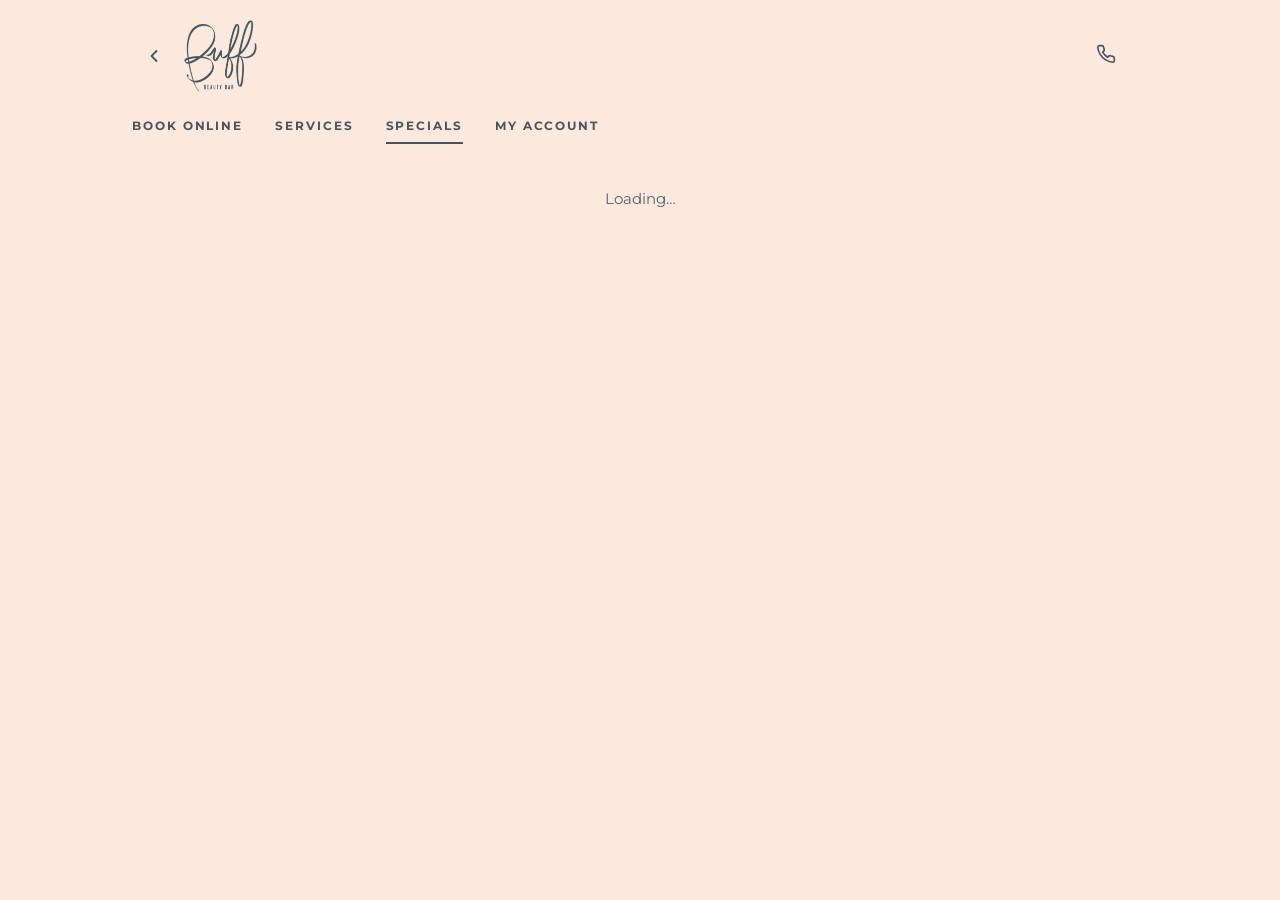
<file: specials.html>
<!doctype html>
<html lang="en">
<head>
  <meta charset="utf-8">
  <meta name="viewport" content="width=device-width, initial-scale=1, viewport-fit=cover">
  <meta name="theme-color" content="#FBE9DD">
  <meta name="color-scheme" content="light">
  <title>Specials · Buff Beauty Bar</title>
  <meta name="description" content="Current specials and deals at Buff Beauty Bar, New Orleans.">

  <!-- Link previews (iMessage, Facebook, etc.). Absolute URLs: update if the site moves. -->
  <meta property="og:type" content="website">
  <meta property="og:site_name" content="Buff Beauty Bar">
  <meta property="og:title" content="Specials · Buff Beauty Bar">
  <meta property="og:description" content="Current specials and deals at Buff Beauty Bar, New Orleans.">
  <meta property="og:url" content="https://kevinkolb.github.io/buff/specials.html">
  <meta property="og:image" content="https://kevinkolb.github.io/buff/assets/og-image.png">
  <meta property="og:image:width" content="1200">
  <meta property="og:image:height" content="630">
  <meta property="og:image:alt" content="Buff Beauty Bar logo">
  <meta name="twitter:card" content="summary_large_image">

  <!-- Icons -->
  <link rel="icon" href="favicon.ico" sizes="48x48">
  <link rel="icon" href="assets/favicon-32.png" type="image/png" sizes="32x32">
  <link rel="apple-touch-icon" href="assets/apple-touch-icon.png">
  <link rel="manifest" href="site.webmanifest">
  <meta name="apple-mobile-web-app-title" content="Buff">
  <link rel="preconnect" href="https://fonts.googleapis.com">
  <link rel="preconnect" href="https://fonts.gstatic.com" crossorigin>
  <link href="https://fonts.googleapis.com/css2?family=Montserrat:wght@400;500;600;700&display=swap" rel="stylesheet">
  <link rel="stylesheet" href="css/styles.css?v=202610260645">
</head>
<body>
  <div class="app">
    <header class="top">
      <a class="icon-btn left" href="index.html" aria-label="Back to booking">
        <svg class="ico" viewBox="0 0 24 24" fill="none" stroke="currentColor" stroke-width="2.2" stroke-linecap="round" stroke-linejoin="round" aria-hidden="true"><path d="M15 18l-6-6 6-6"/></svg>
      </a>
      <a class="logo" href="index.html" aria-label="Home: book online">
        <img src="assets/buff-logo.png" alt="Buff Beauty Bar" width="581" height="576">
      </a>
      <a id="call" class="icon-btn right" href="tel:5045222833">
        <svg class="ico" viewBox="0 0 24 24" fill="none" stroke="currentColor" stroke-width="2" stroke-linecap="round" stroke-linejoin="round" aria-hidden="true"><path d="M22 16.9v3a2 2 0 0 1-2.2 2 19.8 19.8 0 0 1-8.6-3.1 19.5 19.5 0 0 1-6-6A19.8 19.8 0 0 1 2.1 4.2 2 2 0 0 1 4.1 2h3a2 2 0 0 1 2 1.7c.1.9.4 1.8.7 2.7a2 2 0 0 1-.5 2.1L8 9.8a16 16 0 0 0 6 6l1.3-1.3a2 2 0 0 1 2.1-.4c.9.3 1.8.6 2.7.7a2 2 0 0 1 1.7 2z"/></svg>
        <span class="call-num"></span>
      </a>
    </header>
    <nav class="site-nav" aria-label="Main"><a href="index.html">Book online</a><a href="services.html">Services</a><a href="specials.html" aria-current="page">Specials</a><a href="account.html">My account</a></nav>

    <main id="main" class="main" aria-live="polite"></main>
  </div>

  <script src="js/config.js?v=202610260645"></script>
  <script src="js/vendor/supabase-2.117.2.js?v=202610260645"></script>
  <script src="js/api.js?v=202610260645"></script>
  <script src="js/api-live.js?v=202610260645"></script>
  <script src="js/pricing.js?v=202610260645"></script>
    <script src="js/specials.js?v=202610260645"></script>
</body>
</html>
</file>
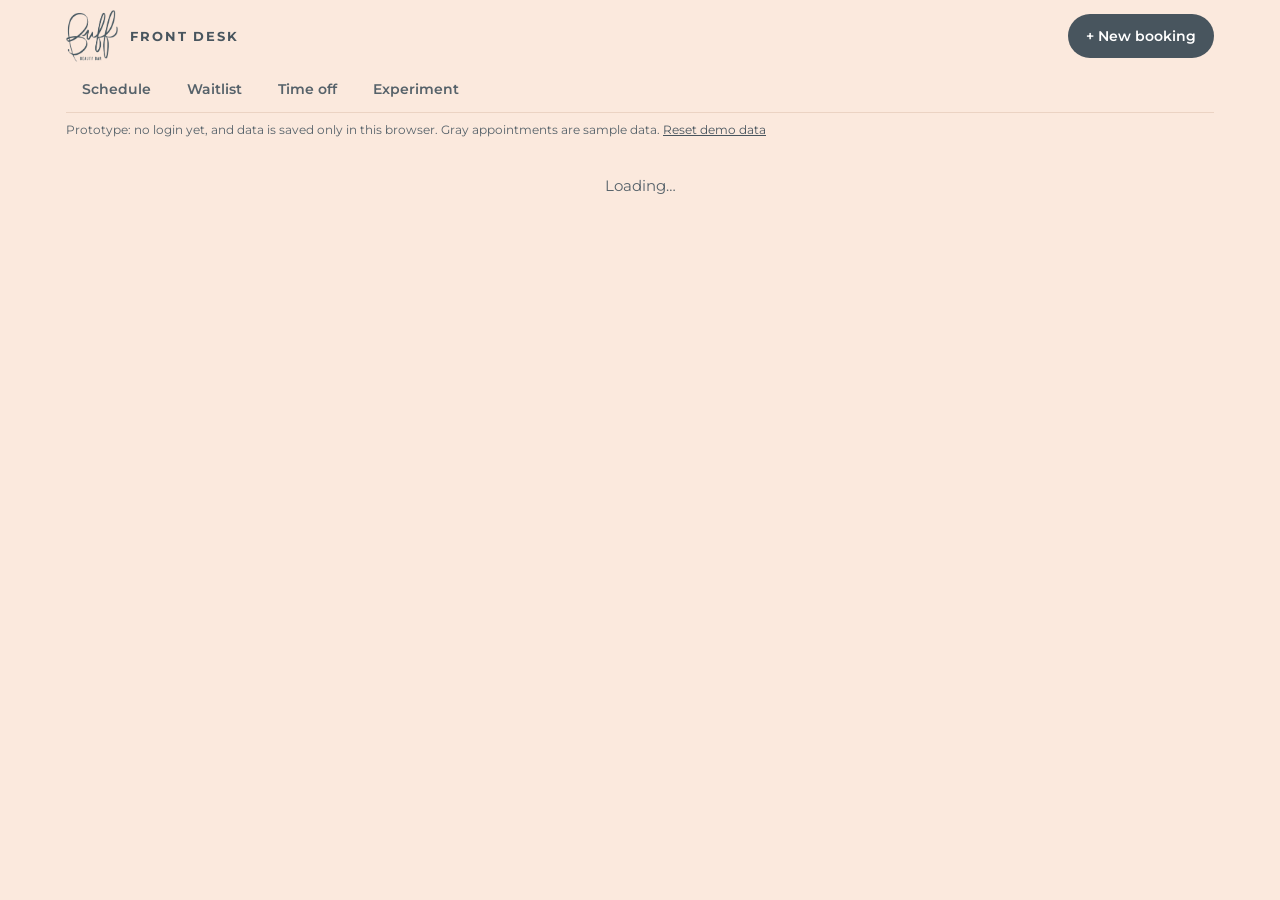
<file: staff.html>
<!doctype html>
<html lang="en">
<head>
  <meta charset="utf-8">
  <meta name="viewport" content="width=device-width, initial-scale=1, viewport-fit=cover">
  <meta name="theme-color" content="#FBE9DD">
  <meta name="color-scheme" content="light">
  <title>Front desk · Buff Beauty Bar</title>
  <meta name="description" content="Staff schedule, waitlist and time off for Buff Beauty Bar.">

  <!-- Link previews (iMessage, Facebook, etc.). Absolute URLs: update if the site moves. -->
  <meta property="og:type" content="website">
  <meta property="og:site_name" content="Buff Beauty Bar">
  <meta property="og:title" content="Front desk · Buff Beauty Bar">
  <meta property="og:description" content="Staff schedule, waitlist and time off for Buff Beauty Bar.">
  <meta property="og:url" content="https://kevinkolb.github.io/buff/staff.html">
  <meta property="og:image" content="https://kevinkolb.github.io/buff/assets/og-image-desk.png">
  <meta property="og:image:width" content="1200">
  <meta property="og:image:height" content="630">
  <meta property="og:image:alt" content="Buff Beauty Bar logo, front desk">
  <meta name="twitter:card" content="summary_large_image">

  <!-- Icons -->
  <link rel="icon" href="assets/favicon-desk.ico" sizes="48x48">
  <link rel="icon" href="assets/favicon-desk-32.png" type="image/png" sizes="32x32">
  <link rel="apple-touch-icon" href="assets/apple-touch-icon-desk.png">
  <link rel="manifest" href="staff.webmanifest">
  <meta name="apple-mobile-web-app-title" content="Buff Desk">
  <meta name="robots" content="noindex">
  <link rel="preconnect" href="https://fonts.googleapis.com">
  <link rel="preconnect" href="https://fonts.gstatic.com" crossorigin>
  <link href="https://fonts.googleapis.com/css2?family=Montserrat:wght@400;500;600;700&display=swap" rel="stylesheet">
  <link rel="stylesheet" href="css/styles.css?v=202610260645">
  <link rel="stylesheet" href="css/staff.css?v=202610260645">
</head>
<body class="staff-body">
  <div class="staff">
    <header class="s-top">
      <a class="s-logo" href="staff.html" aria-label="Front desk home"><img src="assets/buff-logo.png" alt="Buff Beauty Bar" width="581" height="576"></a>
      <div class="s-title">Front desk</div>
      <button id="signout" class="link-inline sm" data-act="signout" hidden>Sign out</button>
      <a class="s-book" href="index.html?for=staff">+ New booking</a>
    </header>
    <nav class="s-tabs" aria-label="Sections">
      <button class="s-tab" data-tab="schedule">Schedule</button>
      <button class="s-tab" data-tab="waitlist">Waitlist <span id="wl-count" class="pill" hidden></span></button>
      <button class="s-tab" data-tab="timeoff">Time off <span id="to-count" class="pill" hidden></span></button>
      <button class="s-tab" data-tab="team" hidden>Team</button>
      <button class="s-tab" data-tab="locations" hidden>Locations</button>
      <button class="s-tab" data-tab="menu" hidden>Menu</button>
      <button class="s-tab" data-tab="specials" hidden>Specials</button>
      <button class="s-tab" data-tab="gifts" hidden>Gift cards</button>
      <button class="s-tab" data-tab="business" hidden>Business</button>
      <button class="s-tab" data-tab="legal" hidden>Legal</button>
      <button class="s-tab" data-tab="experiment">Experiment</button>
    </nav>
    <p class="proto-note">Prototype: no login yet, and data is saved only in this browser. Gray appointments are sample data. <button class="link-inline" data-act="reset">Reset demo data</button></p>
    <main id="s-main" class="s-main" aria-live="polite"></main>
  </div>

  <dialog id="sheet" class="sheet" aria-labelledby="sheet-title"></dialog>

  <script src="js/config.js?v=202610260645"></script>
  <script src="js/vendor/supabase-2.117.2.js?v=202610260645"></script>
  <script src="js/api.js?v=202610260645"></script>
  <script src="js/api-live.js?v=202610260645"></script>
  <script src="js/places.js?v=202610260645"></script>
  <script src="js/pricing.js?v=202610260645"></script>
  <script src="js/legal.js?v=202610260645"></script>
  <script src="js/staff.js?v=202610260645"></script>
</body>
</html>
</file>
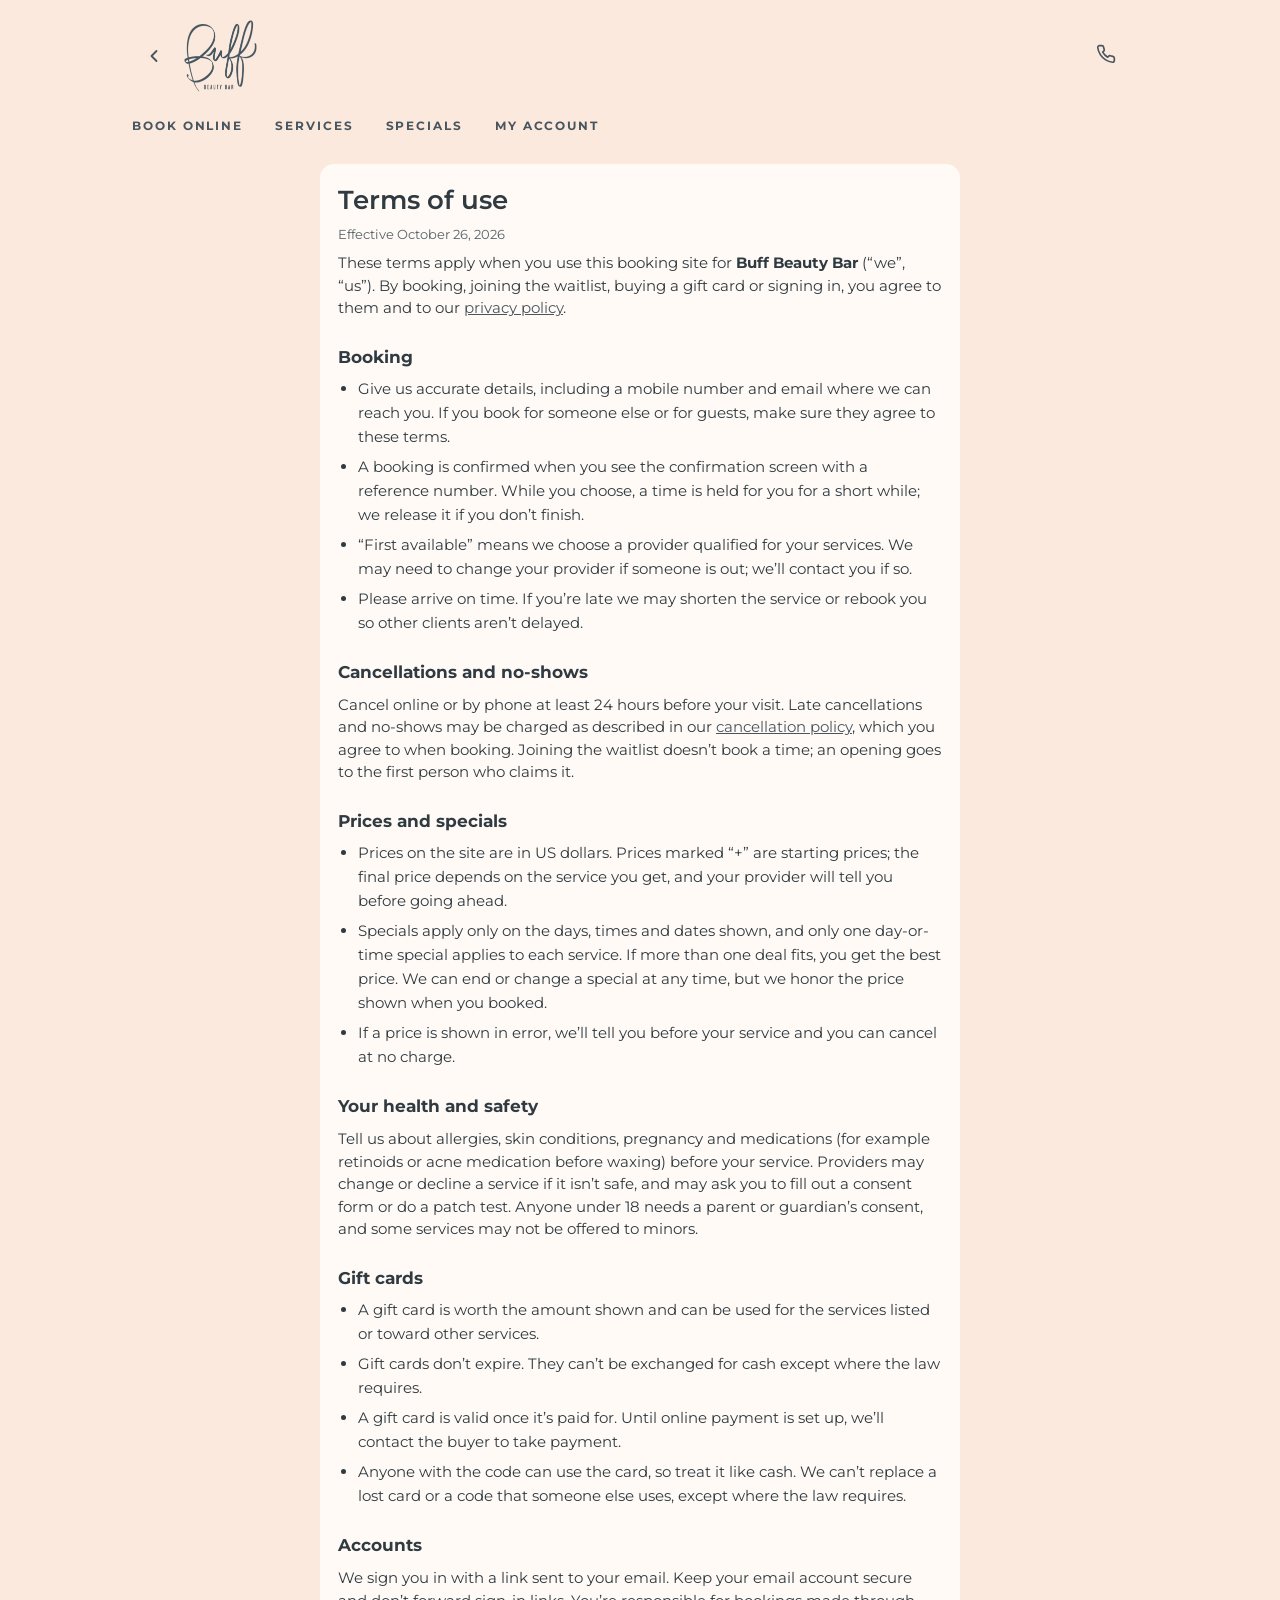
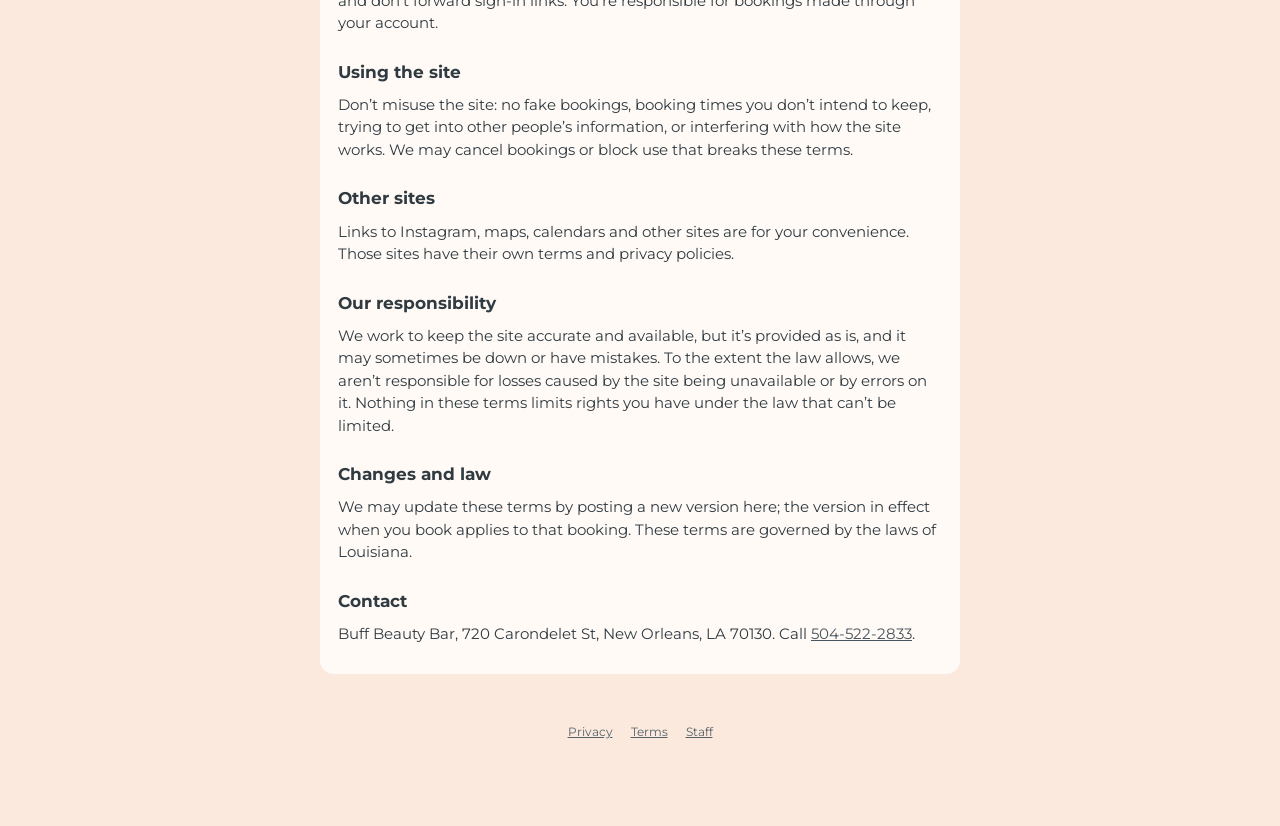
<file: terms.html>
<!doctype html>
<html lang="en">
<head>
  <meta charset="utf-8">
  <meta name="viewport" content="width=device-width, initial-scale=1, viewport-fit=cover">
  <meta name="theme-color" content="#FBE9DD">
  <meta name="color-scheme" content="light">
  <title>Terms of use · Buff Beauty Bar</title>
  <meta name="description" content="Terms for booking, gift cards and using the Buff Beauty Bar booking site.">

  <!-- Link previews (iMessage, Facebook, etc.). Absolute URLs: update if the site moves. -->
  <meta property="og:type" content="website">
  <meta property="og:site_name" content="Buff Beauty Bar">
  <meta property="og:title" content="Terms of use · Buff Beauty Bar">
  <meta property="og:description" content="Terms for booking, gift cards and using the Buff Beauty Bar booking site.">
  <meta property="og:url" content="https://kevinkolb.github.io/buff/terms.html">
  <meta property="og:image" content="https://kevinkolb.github.io/buff/assets/og-image.png">
  <meta property="og:image:width" content="1200">
  <meta property="og:image:height" content="630">
  <meta property="og:image:alt" content="Buff Beauty Bar logo">
  <meta name="twitter:card" content="summary_large_image">

  <!-- Icons -->
  <link rel="icon" href="favicon.ico" sizes="48x48">
  <link rel="icon" href="assets/favicon-32.png" type="image/png" sizes="32x32">
  <link rel="apple-touch-icon" href="assets/apple-touch-icon.png">
  <link rel="manifest" href="site.webmanifest">
  <meta name="apple-mobile-web-app-title" content="Buff">
  <link rel="preconnect" href="https://fonts.googleapis.com">
  <link rel="preconnect" href="https://fonts.gstatic.com" crossorigin>
  <link href="https://fonts.googleapis.com/css2?family=Montserrat:wght@400;500;600;700&display=swap" rel="stylesheet">
  <link rel="stylesheet" href="css/styles.css?v=202610260645">
</head>
<body>
  <div class="app">
    <header class="top">
      <a class="icon-btn left" href="index.html" aria-label="Back to booking">
        <svg class="ico" viewBox="0 0 24 24" fill="none" stroke="currentColor" stroke-width="2.2" stroke-linecap="round" stroke-linejoin="round" aria-hidden="true"><path d="M15 18l-6-6 6-6"/></svg>
      </a>
      <a class="logo" href="index.html" aria-label="Home: book online">
        <img src="assets/buff-logo.png" alt="Buff Beauty Bar" width="581" height="576">
      </a>
      <a id="call" class="icon-btn right" href="tel:5045222833">
        <svg class="ico" viewBox="0 0 24 24" fill="none" stroke="currentColor" stroke-width="2" stroke-linecap="round" stroke-linejoin="round" aria-hidden="true"><path d="M22 16.9v3a2 2 0 0 1-2.2 2 19.8 19.8 0 0 1-8.6-3.1 19.5 19.5 0 0 1-6-6A19.8 19.8 0 0 1 2.1 4.2 2 2 0 0 1 4.1 2h3a2 2 0 0 1 2 1.7c.1.9.4 1.8.7 2.7a2 2 0 0 1-.5 2.1L8 9.8a16 16 0 0 0 6 6l1.3-1.3a2 2 0 0 1 2.1-.4c.9.3 1.8.6 2.7.7a2 2 0 0 1 1.7 2z"/></svg>
        <span class="call-num"></span>
      </a>
    </header>
    <nav class="site-nav" aria-label="Main"><a href="index.html">Book online</a><a href="services.html">Services</a><a href="specials.html">Specials</a><a href="account.html">My account</a></nav>

    <main id="main" class="main">
<article class="doc">
<h1 class="h1">Terms of use</h1>
<p class="muted sm">Effective October 26, 2026</p>

<p>These terms apply when you use this booking site for <b data-biz="name">Buff Beauty Bar</b> (“we”, “us”). By booking, joining the waitlist, buying a gift card or signing in, you agree to them and to our <a href="privacy.html">privacy policy</a>.</p>

<h2>Booking</h2>
<ul>
  <li>Give us accurate details, including a mobile number and email where we can reach you. If you book for someone else or for guests, make sure they agree to these terms.</li>
  <li>A booking is confirmed when you see the confirmation screen with a reference number. While you choose, a time is held for you for a short while; we release it if you don’t finish.</li>
  <li>“First available” means we choose a provider qualified for your services. We may need to change your provider if someone is out; we’ll contact you if so.</li>
  <li>Please arrive on time. If you’re late we may shorten the service or rebook you so other clients aren’t delayed.</li>
</ul>

<h2>Cancellations and no-shows</h2>
<p>Cancel online or by phone at least <span data-biz="window">24</span> hours before your visit. Late cancellations and no-shows may be charged as described in our <a data-biz="policy-link" href="https://buffbeautybar.com/cancellation-policy" target="_blank" rel="noopener">cancellation policy</a>, which you agree to when booking. Joining the waitlist doesn’t book a time; an opening goes to the first person who claims it.</p>

<h2>Prices and specials</h2>
<ul>
  <li>Prices on the site are in US dollars. Prices marked “+” are starting prices; the final price depends on the service you get, and your provider will tell you before going ahead.</li>
  <li>Specials apply only on the days, times and dates shown, and only one day-or-time special applies to each service. If more than one deal fits, you get the best price. We can end or change a special at any time, but we honor the price shown when you booked.</li>
  <li>If a price is shown in error, we’ll tell you before your service and you can cancel at no charge.</li>
</ul>

<h2>Your health and safety</h2>
<p>Tell us about allergies, skin conditions, pregnancy and medications (for example retinoids or acne medication before waxing) before your service. Providers may change or decline a service if it isn’t safe, and may ask you to fill out a consent form or do a patch test. Anyone under 18 needs a parent or guardian’s consent, and some services may not be offered to minors.</p>

<h2>Gift cards</h2>
<ul>
  <li>A gift card is worth the amount shown and can be used for the services listed or toward other services.</li>
  <li>Gift cards don’t expire. They can’t be exchanged for cash except where the law requires.</li>
  <li>A gift card is valid once it’s paid for. Until online payment is set up, we’ll contact the buyer to take payment.</li>
  <li>Anyone with the code can use the card, so treat it like cash. We can’t replace a lost card or a code that someone else uses, except where the law requires.</li>
</ul>

<h2>Accounts</h2>
<p>We sign you in with a link sent to your email. Keep your email account secure and don’t forward sign-in links. You’re responsible for bookings made through your account.</p>

<h2>Using the site</h2>
<p>Don’t misuse the site: no fake bookings, booking times you don’t intend to keep, trying to get into other people’s information, or interfering with how the site works. We may cancel bookings or block use that breaks these terms.</p>

<h2>Other sites</h2>
<p>Links to Instagram, maps, calendars and other sites are for your convenience. Those sites have their own terms and privacy policies.</p>

<h2>Our responsibility</h2>
<p>We work to keep the site accurate and available, but it’s provided as is, and it may sometimes be down or have mistakes. To the extent the law allows, we aren’t responsible for losses caused by the site being unavailable or by errors on it. Nothing in these terms limits rights you have under the law that can’t be limited.</p>

<h2>Changes and law</h2>
<p>We may update these terms by posting a new version here; the version in effect when you book applies to that booking. These terms are governed by the laws of Louisiana.</p>

<h2>Contact</h2>
<p><span data-biz="name">Buff Beauty Bar</span>, <span data-biz="address">720 Carondelet St, New Orleans, LA 70130</span>. Call <a data-biz="phone-link" href="tel:5045222833"><span data-biz="phone">504-522-2833</span></a>.</p>
</article>
<nav class="staff-link foot-links" aria-label="More"><a href="privacy.html">Privacy</a><a href="terms.html">Terms</a><a href="staff.html">Staff</a></nav>
    </main>
  </div>

  <script src="js/config.js?v=202610260645"></script>
  <script src="js/vendor/supabase-2.117.2.js?v=202610260645"></script>
  <script src="js/api.js?v=202610260645"></script>
  <script src="js/api-live.js?v=202610260645"></script>
  <script src="js/doc.js?v=202610260645"></script>
</body>
</html>
</file>
<file: css/styles.css>
/* Buff Beauty Bar booking — colors sampled from buffbeautybar.com */
:root {
  --blush: #FBE9DD;      /* site background */
  --cream: #FFFAF6;      /* cards */
  --slate: #48555E;      /* logo ink / primary */
  --ink: #2F3A41;        /* body text */
  --muted: #56626A;      /* secondary text (≥4.5:1 on cream + blush) */
  --line: #EBD3C3;
  --line-soft: #F2E1D6;
  --border: #C9B2A3;
  --err: #9B2C2C;
  --radius: 14px;
  --font: Montserrat, system-ui, -apple-system, "Segoe UI", sans-serif;
}

* { box-sizing: border-box; }
html, body { margin: 0; height: 100%; }
body { background: var(--blush); color: var(--ink); font-family: var(--font); font-size: 15px; -webkit-font-smoothing: antialiased; }
button { font-family: inherit; color: inherit; }
a { color: var(--slate); }
:focus-visible { outline: 3px solid #1F6FB2; outline-offset: 2px; }
[hidden] { display: none !important; }

.app { max-width: 480px; height: 100dvh; margin: 0 auto; display: flex; flex-direction: column; background: var(--blush); }
@media (min-width: 560px) { .app { box-shadow: 0 0 0 1px var(--line); } }

/* Header: logo is truly centered; back + call sit on the edges */
.top { position: relative; flex-shrink: 0; display: flex; justify-content: center; align-items: center; padding: 12px 64px 8px; min-height: 104px; }
.logo { display: block; line-height: 0; }
.logo img { height: 84px; width: auto; display: block; }
.icon-btn { position: absolute; top: 50%; transform: translateY(-50%); width: 44px; height: 44px; border-radius: 22px; border: none; background: transparent; color: var(--slate); display: flex; align-items: center; justify-content: center; cursor: pointer; text-decoration: none; }
.icon-btn:hover { background: rgba(72, 85, 94, .08); }
.icon-btn.left { left: 10px; }
.icon-btn.right { right: 10px; }
.ico { width: 20px; height: 20px; flex-shrink: 0; }

.progress { flex-shrink: 0; padding: 0 20px 12px; }
.progress-row { display: flex; justify-content: space-between; font-size: 11px; font-weight: 600; letter-spacing: .14em; text-transform: uppercase; color: var(--slate); margin-bottom: 8px; }
.progress-track { height: 4px; border-radius: 2px; background: var(--line); overflow: hidden; }
.progress-fill { height: 100%; background: var(--slate); transition: width .25s ease; }

.main { flex: 1; overflow-y: auto; padding: 4px 16px 24px; display: flex; flex-direction: column; gap: 12px; -webkit-overflow-scrolling: touch; }
.h1 { margin: 4px 4px 2px; font-size: 22px; font-weight: 600; line-height: 1.25; }
.h1:focus { outline: none; }
.label { font-size: 11px; font-weight: 600; letter-spacing: .14em; text-transform: uppercase; color: var(--muted); margin: 4px 4px 0; }
.muted { color: var(--muted); }
.sm { font-size: 13px; } .xs { font-size: 12px; } .lg { font-size: 17px; } .b { font-weight: 600; }
.center { text-align: center; } .pad { padding: 24px 8px; margin: 0; }
p { margin: 0; line-height: 1.5; }

.card { background: var(--cream); border-radius: var(--radius); }
.pad-sm { padding: 12px 14px; }
.row-between { display: flex; align-items: center; justify-content: space-between; gap: 12px; }
.stack { list-style: none; margin: 0; padding: 0; display: flex; flex-direction: column; gap: 10px; }

/* Guests */
.guests { padding: 8px 8px 8px 16px; }
.stepper { display: flex; align-items: center; gap: 4px; }
.stepper output { min-width: 28px; text-align: center; font-size: 17px; font-weight: 700; }
.round { width: 44px; height: 44px; border-radius: 22px; border: 1px solid var(--border); background: var(--cream); color: var(--slate); display: flex; align-items: center; justify-content: center; cursor: pointer; }
.round:disabled { opacity: .35; cursor: not-allowed; }

/* Category chips */
.chips { display: flex; flex-wrap: wrap; gap: 8px; padding: 2px 2px 6px; }
.chip { flex-shrink: 0; min-height: 44px; padding: 0 18px; border-radius: 22px; border: 1.5px solid var(--border); background: var(--cream); color: var(--slate); font-size: 13px; font-weight: 600; letter-spacing: .08em; text-transform: uppercase; cursor: pointer; }
.chip.is-on { background: var(--slate); border-color: var(--slate); color: #fff; }

/* Service + provider rows */
.list { list-style: none; margin: 0; padding: 0; overflow: hidden; }
.list li + li { border-top: 1px solid var(--line-soft); }
.svc, .pro { width: 100%; min-height: 62px; display: flex; align-items: center; gap: 12px; padding: 10px 16px; border: none; background: transparent; text-align: left; cursor: pointer; }
.svc:hover, .pro:hover { background: rgba(251, 233, 221, .55); }
.svc-main { flex: 1; display: flex; flex-direction: column; gap: 2px; min-width: 0; }
.svc-name { font-size: 15px; font-weight: 500; }
.svc-price { font-size: 15px; font-weight: 600; }
.tick { width: 30px; height: 30px; border-radius: 15px; border: 1.5px solid #A8958A; color: var(--slate); display: flex; align-items: center; justify-content: center; flex-shrink: 0; }
.tick .ico { width: 16px; height: 16px; }
.svc.is-on .tick, .tick.is-on { background: var(--slate); border-color: var(--slate); color: #fff; }
.pro { background: var(--cream); border-radius: var(--radius); border: 2px solid transparent; min-height: 70px; }
.pro.is-on { border-color: var(--slate); }
.avatar { width: 44px; height: 44px; border-radius: 22px; background: var(--blush); color: var(--slate); font-weight: 700; font-size: 14px; display: flex; align-items: center; justify-content: center; flex-shrink: 0; }

/* Days + times */
.days { display: flex; gap: 8px; overflow-x: auto; padding: 2px 2px 6px; scrollbar-width: none; }
.days::-webkit-scrollbar { display: none; }
.day { flex-shrink: 0; width: 60px; min-height: 76px; border-radius: var(--radius); border: none; background: var(--cream); color: var(--slate); display: flex; flex-direction: column; align-items: center; justify-content: center; gap: 1px; cursor: pointer; }
.day .dow { font-size: 10px; font-weight: 700; letter-spacing: .1em; }
.day .dnum { font-size: 20px; font-weight: 600; }
.day .mon { font-size: 10px; }
.day.is-on { background: var(--slate); color: #fff; }
.day:disabled { opacity: .4; cursor: not-allowed; text-decoration: line-through; }
.times { display: grid; grid-template-columns: repeat(3, minmax(0, 1fr)); gap: 8px; margin: 8px 0 14px; }
.time { min-height: 48px; border-radius: 10px; border: 1.5px solid var(--border); background: #fff; font-size: 14px; font-weight: 600; cursor: pointer; }
.time.is-on { background: var(--slate); border-color: var(--slate); color: #fff; }
.ghost-dashed { min-height: 52px; border-radius: var(--radius); border: 1.5px dashed #8E9AA2; background: transparent; color: var(--slate); font-size: 14px; font-weight: 600; display: flex; align-items: center; justify-content: center; gap: 8px; padding: 8px 16px; cursor: pointer; }
.ghost-dashed.is-on { border-style: solid; border-color: var(--slate); background: var(--cream); }

/* Details */
.summary { padding: 16px; display: flex; flex-direction: column; gap: 4px; }
.summary .label { margin: 0 0 4px; }
.form { padding: 16px; display: flex; flex-direction: column; gap: 14px; }
.field { display: flex; flex-direction: column; gap: 6px; }
.field label { font-size: 13px; font-weight: 600; }
.field input { height: 50px; border-radius: 10px; border: 1px solid var(--border); padding: 0 12px; font-size: 16px; font-family: inherit; background: #fff; color: var(--ink); }
.field.has-err input { border-color: var(--err); border-width: 2px; }
.err { color: var(--err); font-size: 12px; font-weight: 600; }
.card-mock { height: 50px; border-radius: 10px; border: 1px dashed var(--border); background: #fff; display: flex; align-items: center; gap: 10px; padding: 0 12px; color: #6B767E; font-size: 15px; }
.agree { display: flex; gap: 12px; align-items: flex-start; padding: 4px; font-size: 13px; line-height: 1.5; cursor: pointer; }
.agree input { width: 22px; height: 22px; margin: 0; accent-color: var(--slate); flex-shrink: 0; }
.agree.has-err span { color: var(--err); }

/* Done */
.done { display: flex; flex-direction: column; gap: 14px; padding-top: 12px; }
.done-badge { align-self: center; width: 76px; height: 76px; border-radius: 38px; background: var(--slate); color: #fff; display: flex; align-items: center; justify-content: center; }
.done-badge .ico { width: 36px; height: 36px; }
.btn-outline { min-height: 52px; border-radius: 26px; border: 1.5px solid var(--slate); background: transparent; color: var(--slate); font-size: 15px; font-weight: 600; cursor: pointer; }
.link { min-height: 44px; border: none; background: transparent; color: var(--slate); font-size: 14px; font-weight: 600; text-decoration: underline; cursor: pointer; }

/* Footer */
.foot { flex-shrink: 0; display: flex; align-items: center; gap: 12px; background: var(--cream); border-top: 1px solid var(--line); padding: 12px 16px calc(14px + env(safe-area-inset-bottom)); }
.foot-info { flex: 1; display: flex; flex-direction: column; gap: 2px; min-width: 0; }
.foot-total { font-size: 19px; font-weight: 700; }
.btn-primary { min-height: 52px; padding: 0 30px; border-radius: 26px; border: none; background: var(--slate); color: #fff; font-size: 15px; font-weight: 600; letter-spacing: .04em; cursor: pointer; }
.btn-primary:disabled { background: #BFB2A9; cursor: not-allowed; }

@media (prefers-reduced-motion: reduce) { * { transition: none !important; } }

/* Shared bits used by the manage page and notices */
.notice { background: #FFF1E6; border: 1px solid #E9B99A; color: #7A3A12; border-radius: 10px; padding: 10px 12px; font-size: 13px; font-weight: 600; }
a.link { display: flex; align-items: center; justify-content: center; }
.as-link { display: flex; align-items: center; justify-content: center; text-decoration: none; }
.btn-danger { min-height: 52px; border-radius: 26px; border: none; background: var(--err); color: #fff; font-size: 15px; font-weight: 600; cursor: pointer; }
.btn-danger:disabled { opacity: .6; cursor: not-allowed; }
/* Small link to the front desk at the bottom of every client page */
.staff-link { margin-top: auto; align-self: center; min-height: 44px; display: flex; align-items: center; padding: 0 16px; font-size: 12px; color: var(--muted); }
.change-link { align-self: flex-start; min-height: 36px; padding: 0 4px; margin-top: -6px; }

/* Client account */
.a-email { min-height: 50px; display: flex; align-items: center; padding: 0 12px; border-radius: 10px; background: var(--line-soft); font-size: 15px; word-break: break-all; }
.a-visit.is-cancelled { opacity: .7; }
.a-visit .btn-outline.sm, .a-visit .btn-danger.sm { min-height: 44px; padding: 0 18px; font-size: 14px; align-self: flex-start; margin-top: 6px; }
.btn-danger.sm { border-radius: 22px; }
.a-confirm { display: flex; flex-direction: column; gap: 8px; margin-top: 6px; }
.a-past summary { min-height: 44px; display: flex; align-items: center; font-weight: 600; cursor: pointer; color: var(--slate); }
.a-past .stack { margin-top: 8px; }
.link-inline { border: none; background: none; padding: 0; font: inherit; color: var(--slate); text-decoration: underline; cursor: pointer; }
.row-wrap { display: flex; flex-wrap: wrap; gap: 8px; align-items: center; }
.day.is-holiday:disabled { text-decoration: none; opacity: .55; background: repeating-linear-gradient(135deg, #F7EEE8 0 6px, var(--cream) 6px 12px); }

/* ---------- Wide screens (computers, tablets in landscape) ----------
   Phones keep the single column above. From 900px the booking page puts the
   steps on the left and "Your visit" beside them, and the page itself scrolls. */
.foot-detail, .call-num { display: none; }
@media (min-width: 900px) {
  html, body { height: auto; }
  .app { max-width: 1080px; height: auto; min-height: 100dvh; padding: 0 32px 48px; box-shadow: none; }
  .top { justify-content: flex-start; padding: 20px 0 16px; min-height: 0; }
  .logo img { height: 72px; }
  .icon-btn.right { width: auto; padding: 0 14px; gap: 8px; border-radius: 22px; }
  .call-num { display: inline; font-size: 14px; font-weight: 600; }
  .icon-btn.left { position: static; transform: none; margin-right: 8px; order: -1; }
  .main { overflow: visible; padding: 4px 0 24px; }
  .staff-link { margin-top: 24px; }

  /* manage + account: a comfortable reading column */
  .app:not(.app-book) .main { max-width: 640px; margin: 0 auto; width: 100%; }

  /* booking: steps | summary */
  .app-book { display: grid; grid-template-columns: minmax(0, 1fr) 340px; column-gap: 40px; align-content: start;
    grid-template-areas: "top top" "progress aside" "main aside"; }
  .app-book .top { grid-area: top; }
  .app-book .progress { grid-area: progress; padding: 0 0 12px; }
  .app-book .main { grid-area: main; }
  .app-book .foot { grid-area: aside; align-self: start; position: sticky; top: 24px; flex-direction: column; align-items: stretch;
    gap: 14px; border: 1px solid var(--line); border-radius: var(--radius); padding: 20px; }
  .app-book .foot-detail { display: flex; flex-direction: column; gap: 8px; }
  .app-book .foot-detail .label { margin: 0; }
  .app-book .foot-info { flex-direction: row; justify-content: space-between; align-items: baseline; padding-top: 12px; border-top: 1px solid var(--line-soft); }
  .app-book .foot .btn-primary { width: 100%; }
  .foot-list { list-style: none; margin: 0; padding: 0; display: flex; flex-direction: column; gap: 6px; font-size: 14px; }

  /* more room for choices */
  .app-book .times { grid-template-columns: repeat(4, minmax(0, 1fr)); }
  .app-book .card.list { display: grid; grid-template-columns: 1fr 1fr; }
  .app-book .card.list li + li { border-top: none; }
  .app-book .card.list li { border-bottom: 1px solid var(--line-soft); }
  .app-book .card.list li:nth-child(odd) { border-right: 1px solid var(--line-soft); }
  .app-book .stack:has(.pro) { display: grid; grid-template-columns: 1fr 1fr; }
  .h1 { font-size: 26px; }
}
@media (min-width: 900px) {
  /* confirmation: no summary panel, so center the content */
  .app-book:has(.foot[hidden]) .main { grid-column: 1 / -1; max-width: 640px; margin: 0 auto; width: 100%; }
}

/* Held time (booking page) */
.hold-note { display: flex; align-items: flex-start; gap: 8px; background: #EEF2F4; border: 1px solid #C9D3D9; color: var(--slate); border-radius: 10px; padding: 10px 12px; font-size: 13px; line-height: 1.45; }
.hold-note .ico { width: 18px; height: 18px; margin-top: 1px; }
.hold-dialog { border: none; border-radius: 20px; padding: 24px 22px 20px; width: min(420px, calc(100vw - 32px)); background: var(--cream); color: var(--ink); box-shadow: 0 20px 60px rgba(47, 58, 65, .3); }
.hold-dialog::backdrop { background: rgba(47, 58, 65, .45); }
.hold-dialog .h1 { margin: 0 0 10px; font-size: 21px; }
.hold-dialog p { margin: 0 0 10px; font-size: 15px; }
.hold-actions { display: flex; flex-direction: column; gap: 8px; margin-top: 14px; }
.hold-actions .btn-primary, .hold-actions .btn-outline { width: 100%; }
@media (max-width: 559px) {
  .hold-dialog { margin: auto 0 0; width: 100vw; max-width: 100vw; border-radius: 20px 20px 0 0; padding-bottom: calc(20px + env(safe-area-inset-bottom)); }
}

/* Add to calendar / directions menus */
.cal-wrap { display: flex; flex-direction: column; gap: 10px; }
.cal-menu > summary { list-style: none; display: flex; align-items: center; justify-content: center; cursor: pointer; }
.cal-menu > summary::-webkit-details-marker { display: none; }
.cal-menu > summary::after { content: "▾"; margin-left: 8px; font-size: 12px; }
.cal-menu[open] > summary::after { content: "▴"; }
.cal-list { display: flex; flex-direction: column; margin-top: 8px; background: #fff; border: 1px solid var(--line); border-radius: 12px; overflow: hidden; }
.cal-opt { min-height: 52px; display: flex; flex-direction: column; justify-content: center; gap: 2px; padding: 8px 16px; border: none; background: transparent; color: var(--ink); font: inherit; font-size: 15px; font-weight: 600; text-align: left; text-decoration: none; cursor: pointer; }
.cal-opt + .cal-opt { border-top: 1px solid var(--line-soft); }
.cal-opt:hover, .cal-opt:focus-visible { background: var(--blush); }
.cal-opt .xs { font-weight: 400; }
.cal-wrap.is-compact { margin-top: 6px; }
.cal-wrap.is-compact .cal-btn { min-height: 44px; font-size: 14px; }

/* "Celebrating something?" */
.occ { display: flex; flex-direction: column; gap: 10px; }
.occ-chips { padding: 0; }
.occ-chip { min-height: 40px; padding: 0 14px; font-size: 12px; letter-spacing: .04em; text-transform: none; }

/* Site menu (client pages) */
.site-nav { flex-shrink: 0; display: flex; justify-content: center; gap: 28px; padding: 0 16px 12px; }
.site-nav a { min-height: 36px; display: flex; align-items: center; font-size: 12px; font-weight: 700; letter-spacing: .16em; text-transform: uppercase; color: var(--slate); text-decoration: none; border-bottom: 2px solid transparent; }
.site-nav a[aria-current="page"] { border-bottom-color: var(--slate); }
.site-nav a:hover { border-bottom-color: var(--border); }

/* Services page */
.sv-cat { display: flex; flex-direction: column; gap: 8px; }
.sv-row { display: flex; align-items: center; gap: 12px; min-height: 62px; padding: 10px 16px; }
.sv-add { text-decoration: none; }
.sv-add:hover { background: var(--slate); border-color: var(--slate); color: #fff; }
.sv-call { font-size: 12px; font-weight: 600; color: var(--slate); white-space: nowrap; }
.sv-inline-plus { display: inline-flex; width: 18px; height: 18px; border-radius: 9px; border: 1.5px solid #A8958A; align-items: center; justify-content: center; font-size: 12px; line-height: 1; vertical-align: -3px; }
@media (min-width: 900px) {
  .site-nav { justify-content: flex-start; padding: 0 0 16px; gap: 32px; }
  .app-book { grid-template-areas: "top top" "nav nav" "progress aside" "main aside"; }
  .app-book .site-nav { grid-area: nav; }
}
@media (max-width: 400px) { .site-nav { gap: 18px; } .site-nav a { letter-spacing: .1em; } }
.site-nav a { white-space: nowrap; }
@media (max-width: 360px) { .site-nav { gap: 14px; padding-left: 8px; padding-right: 8px; } .site-nav a { font-size: 11px; letter-spacing: .06em; } }

/* Specials */
.sp-tag { flex-shrink: 0; display: inline-flex; align-items: center; height: 22px; padding: 0 8px; border-radius: 11px; background: #F5D3BE; color: #6B3A1F; font-size: 10px; font-weight: 700; letter-spacing: .08em; text-transform: uppercase; text-decoration: none; }
.was { color: var(--muted); font-weight: 400; }
.sp-applied { font-size: 12px; font-weight: 600; color: #6B3A1F; }
.time.has-deal { display: flex; flex-direction: column; align-items: center; justify-content: center; gap: 0; line-height: 1.15; border-color: #C08A5B; }
.time-price { font-size: 11px; font-weight: 700; color: #8A4B1D; }
.time.is-on .time-price { color: #F5D3BE; }
.sp-card { padding: 18px; display: flex; flex-direction: column; gap: 6px; }
.sp-card .label { margin: 0; color: #8A4B1D; }
.sp-deal { font-size: 20px; font-weight: 700; line-height: 1.3; }
.sp-when { font-size: 14px; font-weight: 600; color: var(--slate); }
.sp-list summary { cursor: pointer; font-size: 13px; color: var(--slate); min-height: 32px; display: flex; align-items: center; }
.sp-book { margin-top: 6px; min-height: 44px; }
/* four menu items on small phones */
.site-nav { flex-wrap: wrap; row-gap: 0; }
@media (max-width: 440px) { .site-nav { gap: 4px 16px; } .site-nav a { font-size: 11px; letter-spacing: .08em; } }
@media (max-width: 360px) { .site-nav { gap: 2px 12px; } .site-nav a { letter-spacing: .04em; } }
/* service descriptions on the Services page */
.sv-row.has-desc { flex-wrap: wrap; row-gap: 4px; }
.sv-desc { flex-basis: 100%; margin: 0; font-size: 13px; line-height: 1.5; color: var(--slate); white-space: pre-line; }
/* provider photos and Instagram */
.avatar.has-photo { overflow: hidden; background: #fff; }
.avatar.has-photo img { width: 100%; height: 100%; object-fit: cover; display: block; }
.pro-li { position: relative; }
.pro.has-ig { padding-right: 64px; }
.pro-ig { position: absolute; right: 12px; top: 50%; transform: translateY(-50%); width: 44px; height: 44px; border-radius: 22px; display: flex; align-items: center; justify-content: center; color: var(--slate); background: var(--blush); }
.pro-ig:hover, .pro-ig:focus-visible { background: #F5D3BE; }
.sr-only { position: absolute; width: 1px; height: 1px; padding: 0; margin: -1px; overflow: hidden; clip: rect(0, 0, 0, 0); white-space: nowrap; border: 0; }

/* Gift cards */
.g-delivery { border: 0; padding: 0; margin: 0; display: grid; gap: 8px; }
.g-delivery legend { margin-bottom: 8px; }
.g-opt { display: flex; gap: 12px; align-items: center; padding: 12px 14px; border-radius: 12px; border: 2px solid var(--blush); cursor: pointer; min-height: 56px; }
.g-opt.is-on { border-color: var(--slate); }
.g-opt input { width: 20px; height: 20px; accent-color: var(--slate); flex-shrink: 0; }
.g-opt > span { display: flex; flex-direction: column; }
.form textarea { width: 100%; border-radius: 10px; border: 1px solid var(--border, #ddd); padding: 10px 12px; font: inherit; font-size: 16px; resize: vertical; background: #fff; }
.g-code { letter-spacing: .06em; word-break: break-all; }
.gc { background: #fff; border: 2px solid var(--slate); border-radius: 18px; padding: 28px 22px; text-align: center; display: flex; flex-direction: column; align-items: center; gap: 6px; }
.gc-logo { width: 110px; height: auto; margin-bottom: 6px; }
.gc-label { font-size: 11px; font-weight: 700; letter-spacing: .14em; text-transform: uppercase; color: #8A4B1D; }
.gc-to { font-size: 26px; font-weight: 700; }
.gc-msg { font-size: 16px; line-height: 1.5; margin: 6px 0; white-space: pre-line; max-width: 34ch; }
.gc-from { font-size: 14px; color: var(--slate); }
.gc-value { font-size: 40px; font-weight: 700; margin-top: 10px; }
.gc-what { font-size: 14px; color: var(--slate); }
.gc-code { margin-top: 12px; padding: 8px 14px; border: 1px dashed var(--slate); border-radius: 10px; font-weight: 700; letter-spacing: .06em; word-break: break-all; }
.gc-code span { font-size: 10px; letter-spacing: .14em; text-transform: uppercase; color: var(--muted); margin-right: 6px; }
.gc-how { font-size: 12px; color: var(--muted); margin-top: 12px; line-height: 1.5; }
.gc-actions { margin-top: 12px; }
@media print {
  .top, .site-nav, .no-print, .staff-link { display: none !important; }
  body, .app, .main { background: #fff !important; }
  .gc { border-width: 1px; max-width: 5.5in; margin: 0.5in auto; break-inside: avoid; }
}

/* Footer links and the privacy / terms pages */
.foot-links { gap: 18px; flex-wrap: wrap; justify-content: center; }
.foot-links a { color: var(--muted); min-height: 44px; display: inline-flex; align-items: center; }
.doc { background: var(--cream); border-radius: var(--radius); padding: 20px 18px; line-height: 1.6; font-size: 15px; }
.doc h1 { margin: 0 0 2px; }
.doc h2 { font-size: 17px; margin: 24px 0 6px; }
.doc ul { padding-left: 20px; margin: 6px 0; }
.doc li { margin: 6px 0; }
.doc p { margin: 8px 0; }
/* map popup on the Where step */
.map-frame { width: 100%; height: 240px; border: 0; border-radius: 12px; background: var(--blush); margin: 4px 0 12px; display: block; }
.map-warn { margin: 0 0 10px; font-size: 14px; }
</file>
<file: css/staff.css>
/* Buff Beauty Bar front desk — builds on styles.css tokens */
.staff-body { height: auto; min-height: 100%; }
.staff { max-width: 1180px; margin: 0 auto; padding: 0 16px 32px; }

.s-top { display: flex; align-items: center; gap: 12px; padding: 10px 0 6px; }
.s-logo img { height: 52px; width: auto; display: block; }
.s-title { flex: 1; font-size: 13px; font-weight: 700; letter-spacing: .14em; text-transform: uppercase; color: var(--slate); }
.s-book { min-height: 44px; display: flex; align-items: center; padding: 0 18px; border-radius: 22px; background: var(--slate); color: #fff; font-size: 14px; font-weight: 600; text-decoration: none; white-space: nowrap; }

.s-tabs { display: flex; gap: 4px; border-bottom: 1px solid var(--line); margin-bottom: 8px; overflow-x: auto; scrollbar-width: none; }
.s-tab { min-height: 44px; padding: 0 16px; border: none; border-bottom: 3px solid transparent; background: transparent; font-size: 14px; font-weight: 600; color: var(--muted); cursor: pointer; display: flex; align-items: center; gap: 6px; white-space: nowrap; }
.s-tab.is-on { color: var(--slate); border-bottom-color: var(--slate); }
.pill { min-width: 20px; height: 20px; padding: 0 6px; border-radius: 10px; background: var(--err); color: #fff; font-size: 11px; font-weight: 700; display: inline-flex; align-items: center; justify-content: center; }

.proto-note { font-size: 12px; color: var(--muted); margin: 0 0 12px; }
.s-main { display: flex; flex-direction: column; gap: 12px; }

/* Day bar */
.s-bar { display: flex; flex-wrap: wrap; align-items: center; justify-content: space-between; gap: 8px 16px; }
.s-datenav { display: flex; align-items: center; gap: 8px; }
.s-datenav .round { font-size: 22px; line-height: 1; }
.s-date { margin: 0; font-size: 20px; font-weight: 600; min-width: 0; }
.s-date:focus { outline: none; }
.s-stats { display: flex; gap: 16px; font-size: 13px; color: var(--muted); flex-wrap: wrap; }
.s-stats b { color: var(--ink); }

/* Schedule grid */
.s-sched { background: var(--cream); border-radius: var(--radius); overflow: auto; max-height: calc(100dvh - 230px); min-height: 360px; position: relative; }
.s-grid { display: flex; min-width: calc(56px + var(--cols) * 150px); }
.s-rail { width: 56px; flex-shrink: 0; position: sticky; left: 0; z-index: 3; background: var(--cream); border-right: 1px solid var(--line-soft); }
.s-railbody { position: relative; }
.s-hour { position: absolute; right: 8px; transform: translateY(-50%); font-size: 11px; font-weight: 600; color: var(--muted); white-space: nowrap; }
.s-hour:first-child { transform: none; }
.s-cols { flex: 1; display: flex; position: relative; background-image: linear-gradient(var(--line-soft) 1px, transparent 1px); background-position: 0 44px; background-repeat: repeat-y; }
.s-col { flex: 1; min-width: 150px; border-right: 1px solid var(--line-soft); }
.s-col:last-child { border-right: none; }
.s-colhead { height: 44px; position: sticky; top: 0; z-index: 2; background: var(--cream); border-bottom: 1px solid var(--line); display: flex; align-items: center; gap: 8px; padding: 0 10px; font-size: 13px; font-weight: 600; }
.s-colbody { position: relative; }
.avatar.sm { width: 28px; height: 28px; font-size: 11px; }

.s-appt, .s-off { position: absolute; left: 4px; right: 4px; border-radius: 8px; padding: 4px 8px; text-align: left; overflow: hidden; display: flex; flex-direction: column; gap: 1px; cursor: pointer; font-size: 12px; line-height: 1.3; border: none; }
.s-appt { background: #fff; border-left: 4px solid var(--slate); box-shadow: 0 1px 2px rgba(47, 58, 65, .12); }
.s-appt:hover { box-shadow: 0 2px 6px rgba(47, 58, 65, .2); }
.s-appt-time { font-size: 11px; font-weight: 600; color: var(--muted); }
.s-appt-name { font-weight: 600; white-space: nowrap; overflow: hidden; text-overflow: ellipsis; }
.s-appt-svc { color: var(--muted); white-space: nowrap; overflow: hidden; text-overflow: ellipsis; }
.s-appt.is-short { flex-direction: row; align-items: center; gap: 6px; padding-top: 0; padding-bottom: 0; }
.s-appt.is-short .s-appt-svc { display: none; }
.s-appt.is-sample { background: #F4F1EF; border-left-color: #A8958A; }
.s-appt.is-arrived { background: var(--slate); border-left-color: var(--ink); color: #fff; }
.s-appt.is-arrived .s-appt-time, .s-appt.is-arrived .s-appt-svc { color: #DCE2E6; }
.s-appt.is-no-show { opacity: .7; border-left-color: var(--err); }
.s-appt.is-no-show .s-appt-name { text-decoration: line-through; }
.s-off { background: repeating-linear-gradient(135deg, #EFE3DA 0 8px, #F7EEE8 8px 16px); color: var(--muted); z-index: 0; }
.s-off.is-pending { background: transparent; border: 1.5px dashed #A8958A; }
.s-now { position: absolute; left: 0; right: 0; height: 2px; background: var(--err); z-index: 1; margin-top: 44px; pointer-events: none; }
.s-now::before { content: ""; position: absolute; left: -5px; top: -4px; width: 10px; height: 10px; border-radius: 5px; background: var(--err); }

.s-cancelled summary { min-height: 48px; display: flex; align-items: center; padding: 0 16px; font-weight: 600; cursor: pointer; }
.s-cancelled .list { border-top: 1px solid var(--line-soft); }

/* Badges */
.badge { align-self: flex-start; display: inline-block; padding: 3px 10px; border-radius: 12px; font-size: 11px; font-weight: 700; letter-spacing: .08em; text-transform: uppercase; background: var(--blush); color: var(--slate); }
.badge.is-arrived, .badge.is-approved { background: var(--slate); color: #fff; }
.badge.is-no-show, .badge.is-cancelled, .badge.is-denied { background: #F6DEDE; color: var(--err); }

/* Detail sheet */
.sheet { border: none; border-radius: 20px; padding: 0; width: min(440px, calc(100vw - 32px)); max-height: calc(100dvh - 32px); background: var(--cream); color: var(--ink); box-shadow: 0 20px 60px rgba(47, 58, 65, .3); }
.sheet::backdrop { background: rgba(47, 58, 65, .4); }
.sheet-head { display: flex; align-items: center; justify-content: space-between; padding: 16px 12px 4px 20px; }
.sheet-head .icon-btn { position: static; transform: none; font-size: 18px; }
.sheet-body { padding: 4px 20px 16px; display: flex; flex-direction: column; gap: 8px; }
.sheet-actions { padding: 12px 20px 20px; display: flex; flex-direction: column; gap: 8px; border-top: 1px solid var(--line-soft); }
@media (max-width: 560px) {
  .sheet { margin: auto 0 0; width: 100vw; max-width: 100vw; border-radius: 20px 20px 0 0; padding-bottom: env(safe-area-inset-bottom); }
}

.btn-text-danger { min-height: 44px; border: none; background: transparent; color: var(--err); font-size: 14px; font-weight: 600; cursor: pointer; padding: 0 8px; }
.btn-primary.sm, .btn-outline.sm { min-height: 44px; padding: 0 18px; font-size: 14px; }
.btn-outline.sm { border-radius: 22px; }

/* Waitlist + time off cards */
.s-wl { padding: 14px 16px; display: flex; flex-direction: column; gap: 8px; }
.s-open { font-size: 13px; background: #fff; border-radius: 10px; padding: 8px 10px; }
.row-wrap { display: flex; flex-wrap: wrap; gap: 8px; align-items: center; }
.row-2 { display: grid; grid-template-columns: 1fr 1fr; gap: 12px; }
.field select { height: 50px; border-radius: 10px; border: 1px solid var(--border); padding: 0 12px; font-size: 16px; font-family: inherit; background: #fff; color: var(--ink); }
.s-two { display: grid; grid-template-columns: minmax(0, 1fr); gap: 16px; align-items: start; }
.s-two > section { min-width: 0; }
.s-lists { display: flex; flex-direction: column; gap: 10px; }
@media (min-width: 860px) { .s-two { grid-template-columns: 380px minmax(0, 1fr); } }
.link-inline { border: none; background: none; padding: 0; font: inherit; color: var(--slate); text-decoration: underline; cursor: pointer; }
.s-auth { max-width: 420px; margin: 24px auto 0; width: 100%; }
.s-team-row { grid-template-columns: 90px 1fr; }
.s-move .round { font-size: 18px; }
.is-hidden-pro { opacity: .75; }
.s-svc-row { display: grid; grid-template-columns: 1fr 1fr; gap: 12px; }
.s-svc-row .field:last-child { grid-column: 1 / -1; }
@media (min-width: 560px) { .s-svc-row { grid-template-columns: 110px 110px 1fr; } .s-svc-row .field:last-child { grid-column: auto; } }
.s-cats { gap: 8px; }
.s-cat { display: flex; flex-wrap: wrap; align-items: center; gap: 6px; }
.s-cat input { flex: 1; min-width: 120px; height: 44px; border-radius: 10px; border: 1px solid var(--border); padding: 0 10px; font-size: 16px; font-family: inherit; background: #fff; color: var(--ink); }
.s-cat-n { min-width: 18px; text-align: center; }
.s-cat .notice, .s-cat .muted.sm { flex-basis: 100%; }
.s-cat-add { padding-top: 8px; border-top: 1px solid var(--line-soft); }
.s-push { margin-left: auto; }
/* fields fill their grid cell instead of using the browser's default width */
.field { min-width: 0; }
.field input, .field select { width: 100%; min-width: 0; }
@media (max-width: 559px) {
  .s-tab { padding: 0 10px; font-size: 13px; }
}
.s-cats > li + li { padding-top: 8px; border-top: 1px solid var(--line-soft); }
.s-cat-n { min-width: 64px; }
.s-cats .s-cat input { flex: 1 1 100%; }   /* name on its own line, buttons below */

/* ---------- Team tab: staff logins ---------- */
.s-logins { gap: 12px; }
.s-login { display: flex; flex-direction: column; gap: 8px; }
.s-logins > li + li { padding-top: 12px; border-top: 1px solid var(--line-soft); }
.s-login-add { padding-top: 12px; border-top: 1px solid var(--line); }
.s-email { word-break: break-all; }
.s-roles { display: flex; flex-wrap: wrap; gap: 4px 16px; }
.s-role { padding: 2px 0; align-items: center; }

/* ---------- Staff booking page (book.html) ---------- */
.bk { display: grid; gap: 12px; grid-template-columns: minmax(0, 1fr);
  grid-template-areas: "svc" "when" "day" "client"; }
.bk-svc { grid-area: svc; } .bk-when { grid-area: when; } .bk-day { grid-area: day; } .bk-client { grid-area: client; }
@media (min-width: 900px) {
  .bk { grid-template-columns: minmax(0, 1fr) minmax(0, 1.1fr); align-items: start;
    grid-template-areas: "svc day" "when day" "client day"; }
  .bk-day { position: sticky; top: 12px; }
  .bk-day .bk-sched { max-height: calc(100dvh - 170px); }
}
.bk .stepper { display: flex; align-items: center; gap: 6px; }
.bk .stepper output { min-width: 20px; text-align: center; font-weight: 700; }
.bk .stepper .round { font-size: 20px; }
.bk-list { border: 1px solid var(--line-soft); border-radius: 12px; background: #fff; }
.bk-list .svc { min-height: 52px; }
.bk-list .tick { font-weight: 700; }
.bk .times { margin: 0; }
.bk-datenav { display: flex; align-items: center; gap: 8px; }
.bk-datenav input { flex: 1; }
.bk-datenav .round { font-size: 22px; flex-shrink: 0; }
.bk-fields { display: flex; flex-direction: column; gap: 14px; }
.bk-card { display: flex; flex-direction: column; gap: 6px; }
.bk-summary { background: var(--blush); }
.bk-sched { max-height: 520px; min-height: 280px; border: 1px solid var(--line-soft); }
.bk-sched .s-grid { min-width: calc(48px + var(--cols) * 110px); }
.bk-sched .s-rail { width: 48px; }
.bk-sched .s-col { min-width: 110px; }
.s-ghost { position: absolute; left: 4px; right: 4px; border-radius: 8px; border: 2px dashed var(--slate); background: rgba(72, 85, 94, .12); padding: 2px 8px; font-size: 11px; color: var(--slate); z-index: 2; pointer-events: none; overflow: hidden; }
.bk-info { background: #fff; border-radius: 10px; padding: 10px 12px; display: flex; flex-direction: column; gap: 2px; }
.bk-done { align-items: stretch; text-align: center; }
.bk-done .done-badge { align-self: center; width: 64px; height: 64px; border-radius: 32px; background: var(--slate); color: #fff; display: flex; align-items: center; justify-content: center; font-size: 30px; }
#to-desk { min-height: 44px; padding: 0 16px; font-size: 14px; white-space: nowrap; }
.bk .times { grid-template-columns: repeat(4, minmax(0, 1fr)); gap: 6px; }
.bk .time { min-height: 44px; font-size: 13px; padding: 0 2px; }
/* client picker (book.html) */
.bk-pick { position: relative; }
.bk-matches { list-style: none; margin: 0; padding: 0; display: flex; flex-direction: column; border-radius: 10px; overflow: hidden; }
.bk-matches:not(:empty) { border: 1px solid var(--border); background: #fff; }
.bk-matches li + li { border-top: 1px solid var(--line-soft); }
.bk-match { width: 100%; min-height: 52px; border: none; background: transparent; text-align: left; padding: 8px 12px; display: flex; flex-direction: column; gap: 2px; cursor: pointer; font-family: inherit; }
.bk-match:hover, .bk-match:focus-visible { background: var(--blush); }
.bk-nomatch { padding: 10px 12px; }
.bk-picked { display: flex; flex-wrap: wrap; align-items: center; justify-content: space-between; gap: 6px 12px; background: var(--blush); border-radius: 10px; padding: 8px 12px; font-size: 13px; }
.field textarea { border-radius: 10px; border: 1px solid var(--border); padding: 10px 12px; font-size: 16px; font-family: inherit; background: #fff; color: var(--ink); resize: vertical; width: 100%; }
.bk-match.is-active { background: var(--blush); }
.bk-match mark { background: #F5D3BE; color: inherit; border-radius: 3px; padding: 0 1px; }
/* Team tab: services each provider does */
.s-quals { border-top: 1px solid var(--line-soft); padding-top: 8px; }
.s-quals > summary { min-height: 44px; display: flex; align-items: center; gap: 8px; flex-wrap: wrap; cursor: pointer; font-size: 14px; }
.s-quals[open] > summary { margin-bottom: 4px; }
.s-qcat { border: none; margin: 0 0 8px; padding: 0; }
.s-qcat legend { padding: 0; }
.s-qlist { display: grid; grid-template-columns: repeat(auto-fill, minmax(180px, 1fr)); gap: 0 12px; padding-left: 30px; }
.s-qlist .agree, .s-qcat legend .agree { padding: 3px 0; align-items: center; font-size: 13px; }
.s-warn { color: var(--err); font-weight: 600; }
/* Business tab */
.bz-days { display: flex; flex-direction: column; }
.bz-day { display: flex; flex-wrap: wrap; align-items: center; justify-content: space-between; gap: 6px 12px; min-height: 56px; padding: 6px 0; border-bottom: 1px solid var(--line-soft); }
.bz-day:last-child { border-bottom: none; }
.bz-on { padding: 0; align-items: center; min-width: 130px; }
.bz-times { display: flex; align-items: center; gap: 8px; }
.bz-times input { height: 44px; border-radius: 10px; border: 1px solid var(--border); padding: 0 8px; font-size: 16px; font-family: inherit; background: #fff; color: var(--ink); width: 140px; }
/* Business tab: closed days */
.s-closed-add { display: grid; grid-template-columns: 1fr; gap: 12px; }
@media (min-width: 560px) { .s-closed-add { grid-template-columns: 170px 1fr; } }
.s-closed-list { gap: 0; }
.s-closed-list li { padding: 8px 0; border-top: 1px solid var(--line-soft); }
.s-sugg { min-height: 40px; padding: 0 12px; font-size: 12px; letter-spacing: .02em; text-transform: none; }
.s-closed { margin: 0; }
.s-hold { position: absolute; left: 4px; right: 4px; border-radius: 8px; border: 2px dashed #C08A5B; background: #FFF4EA; color: #7A4A20; padding: 2px 8px; font-size: 11px; text-align: left; display: flex; flex-direction: column; overflow: hidden; cursor: pointer; z-index: 1; font-family: inherit; }
.s-occ { display: inline-block; background: #F5D3BE; color: #6B3A1F; border-radius: 6px; padding: 0 5px; font-weight: 600; font-size: 10px; }
.s-occ-line { background: #FFF1E6; border-radius: 8px; padding: 6px 10px; font-size: 13px; }

/* Specials tab */
.s-sp-row { display: flex; flex-wrap: wrap; gap: 10px; align-items: center; justify-content: space-between; }
.s-sp-main { flex: 1 1 220px; min-width: 0; }
.s-sp-row .pill { vertical-align: middle; font-size: 10px; margin-left: 4px; }
.s-sp-onnow { background: #2F6B3B; color: #fff; }
.s-sp-comingup { background: #C08A5B; color: #fff; }
.s-sp-off, .s-sp-ended { background: #ddd; color: #555; }
.s-sp-svcs { display: grid; gap: 8px; grid-template-columns: repeat(auto-fill, minmax(220px, 1fr)); margin-top: 6px; }
.s-sp-cat { border: 1px solid var(--line, #e5e0da); border-radius: 10px; padding: 6px 10px; margin: 0; min-width: 0; }
.s-sp-days { gap: 4px 14px; }
.s-sp-note { color: #6B3A1F; font-weight: 600; }
.flabel { display: block; font-size: 13px; font-weight: 600; margin-bottom: 4px; }
.s-photo { gap: 8px; }
.s-photo-btn { cursor: pointer; position: relative; display: inline-flex; align-items: center; justify-content: center; line-height: 1.2; }
.s-photo-btn:focus-within { outline: 2px solid var(--slate); outline-offset: 2px; }
.s-ig-in { display: flex; align-items: center; gap: 6px; }
.s-ig-in span { font-weight: 600; color: var(--slate); }
.s-ig-in input { flex: 1; min-width: 0; }

/* Gift cards tab */
.s-gc { display: flex; flex-direction: column; gap: 4px; }
.s-gc-code { letter-spacing: .05em; word-break: break-all; }
.s-gc .pill { font-size: 10px; flex-shrink: 0; }
.s-gc-notpaid { background: #C08A5B; color: #fff; }
.s-gc-paid { background: #2F6B3B; color: #fff; }
.s-gc-usedup, .s-gc-void { background: #ddd; color: #555; }
.s-gc-use { display: flex; align-items: center; gap: 4px; }
.s-gc-use input { width: 96px; min-height: 40px; border-radius: 10px; border: 1px solid var(--border); padding: 6px 8px; font-size: 16px; }
.s-gc .row-wrap { margin-top: 6px; gap: 8px; }

/* Legal tab */
.s-legal { padding: 0; }
.s-legal summary { display: flex; flex-wrap: wrap; justify-content: space-between; align-items: center; gap: 4px 12px; padding: 14px 16px; min-height: 52px; cursor: pointer; }
.s-legal-list { list-style: none; margin: 0; padding: 0 16px 8px; }
.s-legal-list li { padding: 12px 0; border-top: 1px solid var(--border); }
.s-legal-list p { margin: 6px 0 0; line-height: 1.5; }
.s-legal-todo { color: var(--slate); }
.s-legal-list .pill { font-size: 10px; flex-shrink: 0; }
.s-legal-launch { background: #C08A5B; color: #fff; }
.s-legal-later { background: #e5e0da; color: #555; }

/* Experiment tab: provider circles on the services list */
.xp .sv-row { display: flex; align-items: center; gap: 10px; flex-wrap: wrap; padding: 10px 14px; }
.xp .svc-main { flex: 1 1 140px; min-width: 0; }
.xp-dots { display: flex; flex-wrap: wrap; gap: 6px; justify-content: flex-end; }
.xp-dot { width: 34px; height: 34px; border-radius: 17px; background: var(--blush); color: var(--slate); font-size: 11px; font-weight: 700; display: inline-flex; align-items: center; justify-content: center; text-decoration: none; overflow: hidden; border: 2px solid transparent; }
.xp-dot img { width: 100%; height: 100%; object-fit: cover; }
.xp-dot:hover, .xp-dot:focus-visible { border-color: var(--slate); }

/* Locations tab */
.s-loc-list { list-style: none; margin: 0; padding: 0; }
.s-loc-row { padding: 10px 0; border-top: 1px solid var(--border); display: flex; flex-direction: column; gap: 8px; }
.s-loc-row:first-child { border-top: 0; }
.s-loc-days { display: flex; flex-wrap: wrap; gap: 6px; align-items: center; }
.s-loc-days .chip { min-height: 36px; padding: 0 10px; font-size: 12px; }
.s-loc-add { display: flex; flex-direction: column; gap: 8px; border-top: 1px solid var(--border); padding-top: 10px; }
.s-loc-travel { border-top: 1px solid var(--border); padding-top: 10px; display: flex; flex-direction: column; gap: 10px; }
.s-loc-pair input { width: 80px; min-height: 40px; border-radius: 10px; border: 1px solid var(--border); padding: 6px 8px; font-size: 16px; }
.s-loc-pair .row-wrap { align-items: center; gap: 8px; margin-top: 4px; }

/* provider prices: Team tab boxes and Experiment tab labels */
.s-qrow { display: flex; align-items: center; justify-content: space-between; gap: 8px; }
.s-qrow .agree { flex: 1; min-width: 0; }
.s-qprice { display: inline-flex; align-items: center; gap: 2px; flex-shrink: 0; color: var(--muted); }
.s-qprice input { width: 72px; min-height: 36px; border-radius: 8px; border: 1px solid var(--border); padding: 4px 6px; font-size: 16px; }
.s-qprice.is-own input { border-color: var(--slate); font-weight: 600; }
.xp-pro { display: inline-flex; flex-direction: column; align-items: center; gap: 2px; text-decoration: none; color: var(--slate); }
.xp-pro:hover .xp-dot, .xp-pro:focus-visible .xp-dot { border-color: var(--slate); }
.xp-price { font-size: 11px; font-weight: 600; color: var(--muted); }
.xp-price.is-up { color: #8A4B1D; }
.xp-price.is-up::before { content: '▲'; font-size: 8px; margin-right: 1px; }
.xp-price.is-down { color: #2F6B3B; }
.xp-price.is-down::before { content: '▼'; font-size: 8px; margin-right: 1px; }
.s-ini { max-width: 120px; }
</file>
